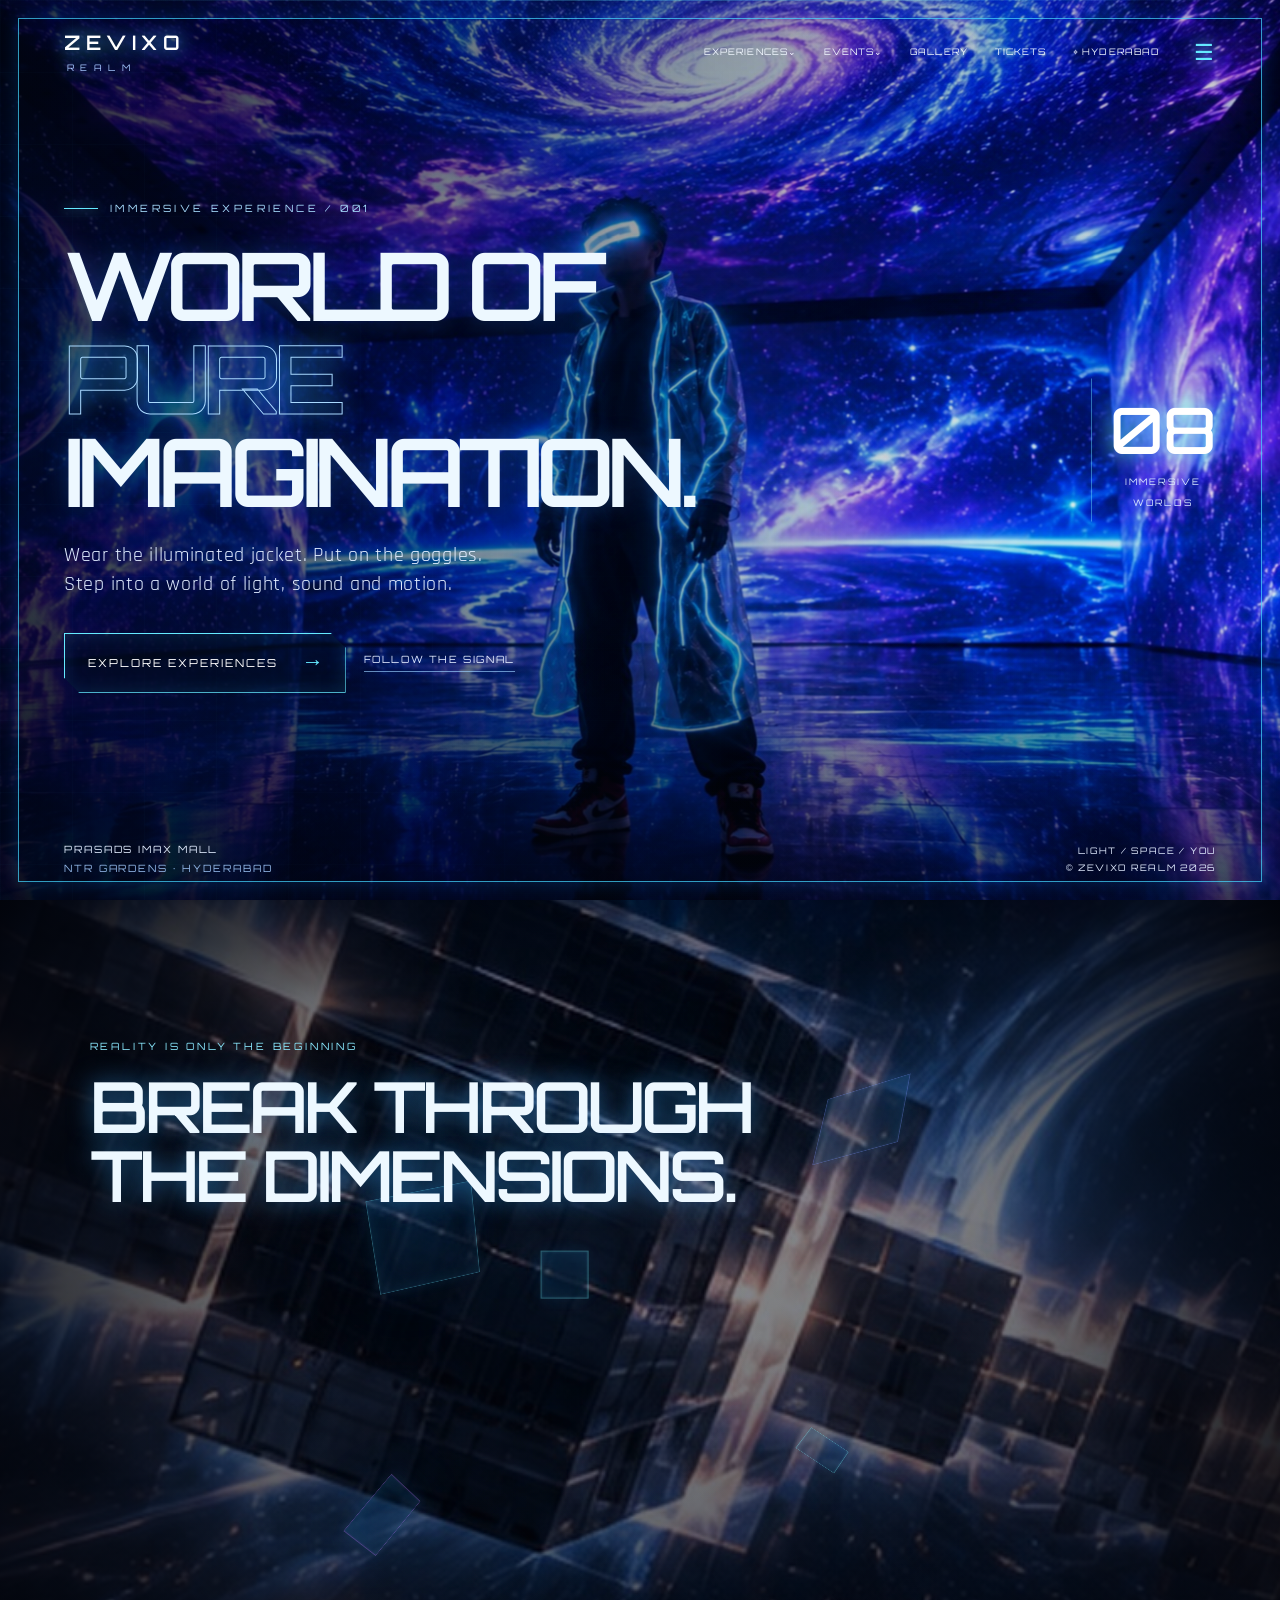
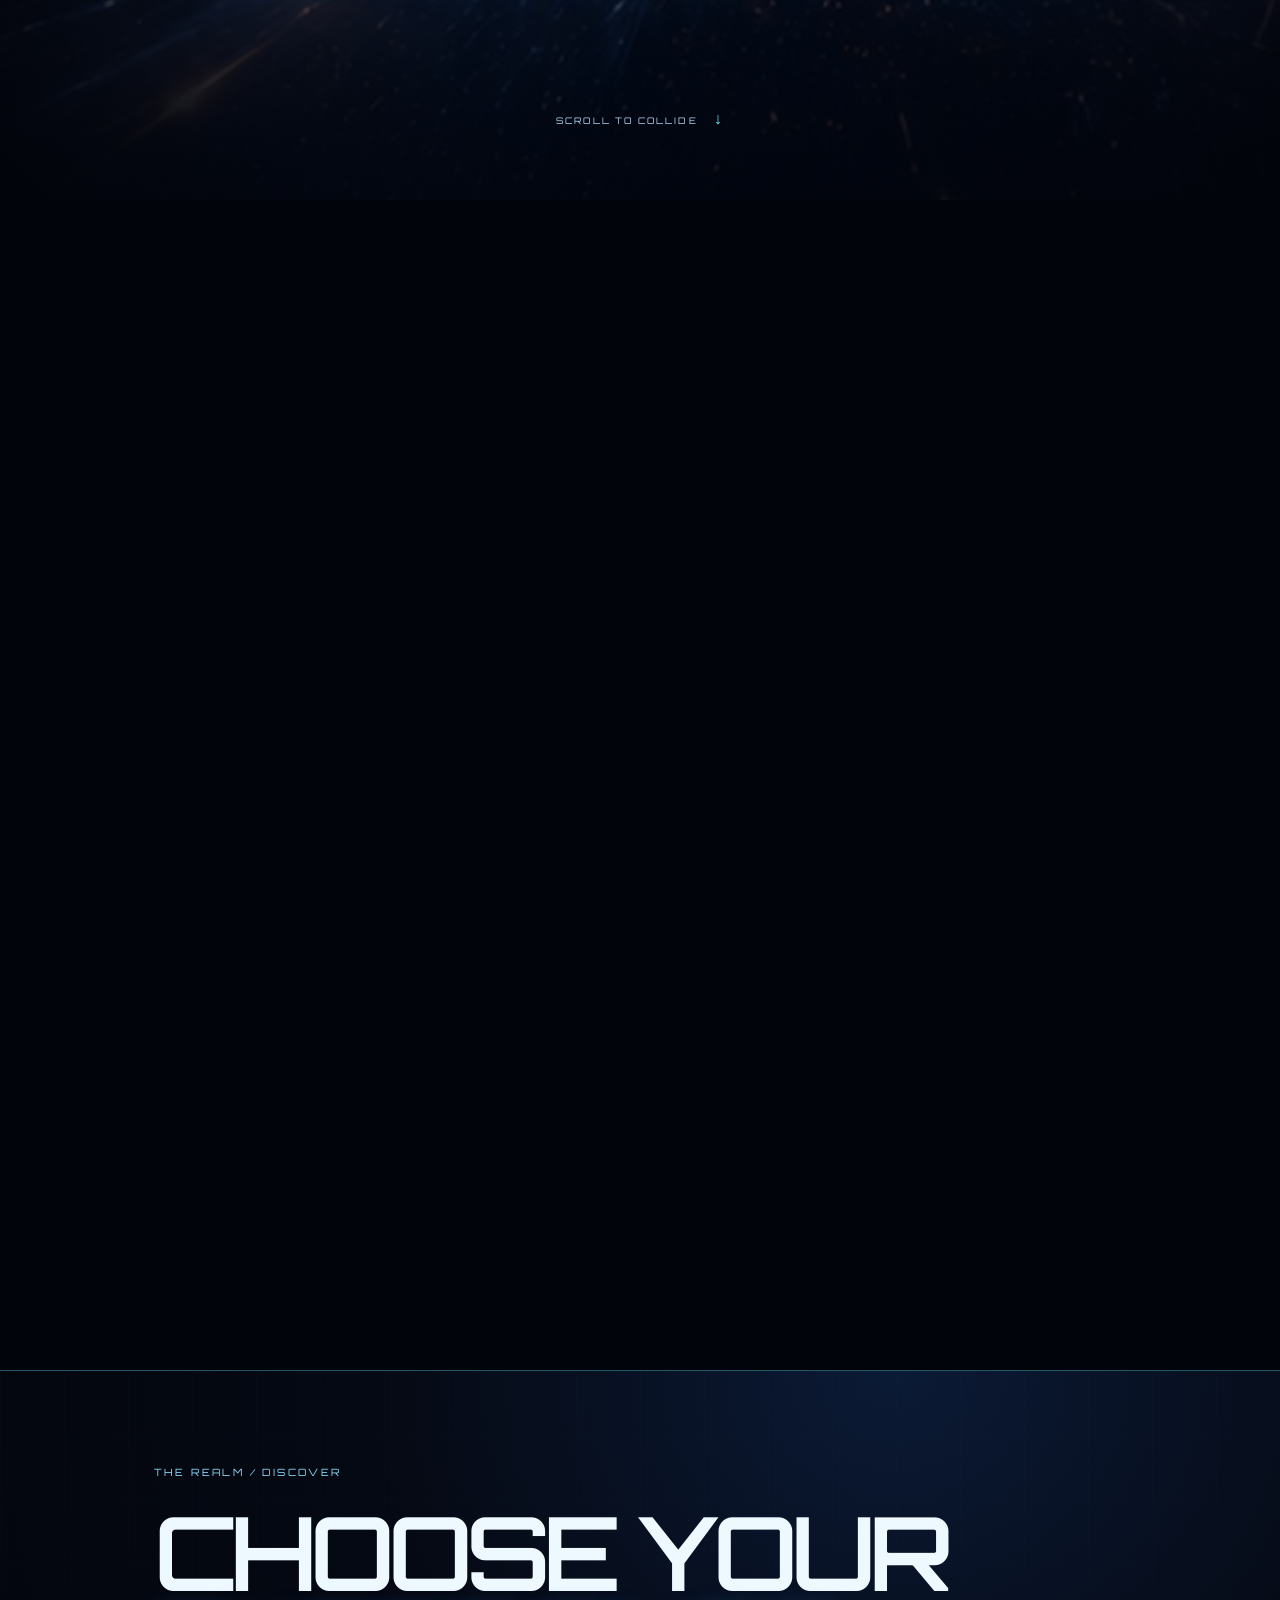
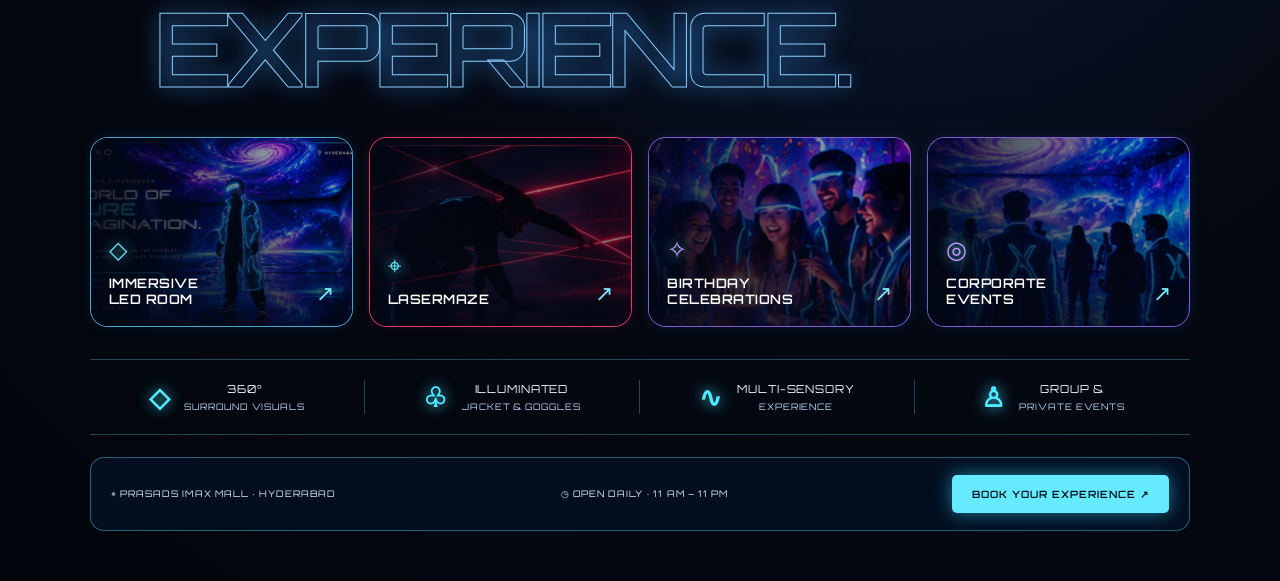
<file: index.html>
<!doctype html>
<html lang="en"><head>
<meta charset="utf-8"><meta name="viewport" content="width=device-width,initial-scale=1">
<meta name="theme-color" content="#02040b">
<title>Zevixo Realm | World of Pure Imagination</title>
<meta name="description" content="Wear the illuminated jacket and goggles. Step into an immersive LED universe at Zevixo Realm, Prasads, Hyderabad.">
<meta property="og:title" content="Zevixo Realm — World of Pure Imagination">
<meta property="og:description" content="A new kind of immersive experience in Hyderabad.">
<meta property="og:image" content="assets/zevixo-hero.jpg">
<link rel="stylesheet" href="assets/style.css"></head><body>
<section class="hero"><img class="hero-photo" src="assets/zevixo-hero.jpg" alt="" aria-hidden="true"><div class="grid-overlay"></div><div class="frame"></div><div class="scan"></div>
<header><a class="brand" href="#">ZEVIXO<small>REALM</small></a><div class="top-right"><nav class="home-nav"><a href="#experiences">EXPERIENCES⌄</a><a href="#experiences">EVENTS⌄</a><a href="gallery.html">GALLERY</a><a href="tickets.html">TICKETS</a><a href="location.html">⌖ HYDERABAD</a></nav><a class="menu-mark" href="#site-menu" aria-label="Open site navigation">☰</a></div></header>
<nav id="site-menu" class="site-menu"><a href="immersive-led-room.html">Immersive LED Room</a><a href="lasermaze.html">LaserMaze</a><a href="birthday-celebrations.html">Birthday Celebrations</a><a href="corporate-events.html">Corporate Events</a><a href="gallery.html">Gallery</a><a href="tickets.html">Tickets & Pricing</a><a href="location.html">Find Us</a></nav>
<main><div class="eyebrow">IMMERSIVE EXPERIENCE / 001</div><h1>WORLD OF<br><span>PURE</span><br>IMAGINATION.</h1>
<p class="desc">Wear the illuminated jacket. Put on the goggles. Step into a world of light, sound and motion.</p>
<div class="cta-row"><a class="cta" href="#experiences">EXPLORE EXPERIENCES <b>→</b></a><a class="secondary" href="https://www.instagram.com/zevixorealm/" target="_blank" rel="noopener">FOLLOW THE SIGNAL</a></div></main>
<div class="side-data"><strong>08</strong><span>IMMERSIVE<br>WORLDS</span></div>
<footer><div class="bottom-left">PRASADS IMAX MALL<span>NTR GARDENS · HYDERABAD</span></div><div class="bottom-right">LIGHT / SPACE / YOU<br>© ZEVIXO REALM 2026</div></footer>
</section>

<section class="cube-transition" id="transition" aria-label="Dimensional transition">
  <div class="cube-sticky">
    <div class="cube-space"></div>
    <div class="cube-caption"><span>REALITY IS ONLY THE BEGINNING</span><strong>BREAK THROUGH<br>THE DIMENSIONS.</strong></div>
    <div class="cube-cluster" aria-hidden="true">
      <div class="cube cube-a"><i></i><i></i><i></i><i></i><i></i><i></i></div>
      <div class="cube cube-b"><i></i><i></i><i></i><i></i><i></i><i></i></div>
      <div class="cube cube-c"><i></i><i></i><i></i><i></i><i></i><i></i></div>
      <div class="cube cube-d"><i></i><i></i><i></i><i></i><i></i><i></i></div>
      <div class="cube cube-e"><i></i><i></i><i></i><i></i><i></i><i></i></div>
    </div>
    <div class="cube-hint">SCROLL TO COLLIDE <span>↓</span></div>
  </div>
</section>
<section class="experiences" id="experiences">
  <div class="experience-heading"><span>THE REALM / DISCOVER</span><h2>CHOOSE YOUR<br><em>EXPERIENCE.</em></h2></div>
  <div class="home-experience-grid">
    <a class="home-experience-card led" href="immersive-led-room.html"><img src="assets/immersive-led-room.jpg" alt="Immersive LED room with cosmic visuals"><span class="card-icon">◇</span><b>IMMERSIVE<br>LED ROOM</b><i>↗</i></a>
    <a class="home-experience-card laser" href="lasermaze.html"><img src="assets/lasermaze.jpg" alt="LaserMaze obstacle challenge"><span class="card-icon">⌖</span><b>LASERMAZE</b><i>↗</i></a>
    <a class="home-experience-card birthday" href="birthday-celebrations.html"><img src="assets/birthday-celebration.jpg" alt="Birthday celebration at Zevixo Realm"><span class="card-icon">✧</span><b>BIRTHDAY<br>CELEBRATIONS</b><i>↗</i></a>
    <a class="home-experience-card corporate" href="corporate-events.html"><img src="assets/corporate-team.jpg" alt="Corporate team experience at Zevixo Realm"><span class="card-icon">◎</span><b>CORPORATE<br>EVENTS</b><i>↗</i></a>
  </div>
  <div class="feature-strip">
    <div><b>◇</b><span>360°<small>SURROUND VISUALS</small></span></div>
    <div><b>♧</b><span>ILLUMINATED<small>JACKET & GOGGLES</small></span></div>
    <div><b>∿</b><span>MULTI-SENSORY<small>EXPERIENCE</small></span></div>
    <div><b>♙</b><span>GROUP &<small>PRIVATE EVENTS</small></span></div>
  </div>
  <div class="home-visit-strip"><span>⌖ PRASADS IMAX MALL · HYDERABAD</span><span>◷ OPEN DAILY · 11 AM – 11 PM</span><a href="tickets.html">BOOK YOUR EXPERIENCE ↗</a></div>
</section>

<script>
(() => {
 const section=document.querySelector('.cube-transition');
 const cubes=[...document.querySelectorAll('.cube')];
 const caption=document.querySelector('.cube-caption');
 if(!section || !cubes.length) return;
 const clamp=(v,a,b)=>Math.max(a,Math.min(b,v));
 const update=()=>{
  const rect=section.getBoundingClientRect();
  const range=section.offsetHeight-innerHeight;
  const p=clamp(-rect.top/range,0,1);
  const offsets=[
   [-250,-130, -180, -35, 25, 0],
   [220,-170, 150, 42, -35, 18],
   [-190,190, 110, -42, 50, -22],
   [250,160, -100, 52, 20, 30],
   [0,0,240,0,0,0]
  ];
  cubes.forEach((cube,i)=>{
   const [x,y,z,rx,ry,rz]=offsets[i];
   const converge=Math.max(0,1-Math.abs(p-.52)/.28);
   const scatter=clamp((p-.55)/.4,0,1);
   const start=1-converge;
   const tx=x*(1-converge)+x*scatter*.45;
   const ty=y*(1-converge)+y*scatter*.45;
   const tz=z*(1-converge)+z*scatter*.4;
   const scale=.72+converge*.55+scatter*.25;
   cube.style.transform=`translate3d(${tx}px,${ty}px,${tz}px) rotateX(${rx+ p*230}deg) rotateY(${ry+p*280}deg) rotateZ(${rz+p*130}deg) scale(${scale})`;
   cube.style.opacity=String(.38+converge*.62-scatter*.15);
  });
  if(caption) caption.style.opacity=String(1-clamp((p-.34)/.28,0,1));
 };
 window.addEventListener('scroll',update,{passive:true});
 window.addEventListener('resize',update);
 update();
})();
</script>

<div class="mobile-actions"><a href="#experiences">EXPLORE</a><a class="primary" href="tickets.html">TICKETS & PRICING ↗</a></div>
</body></html>
</file>
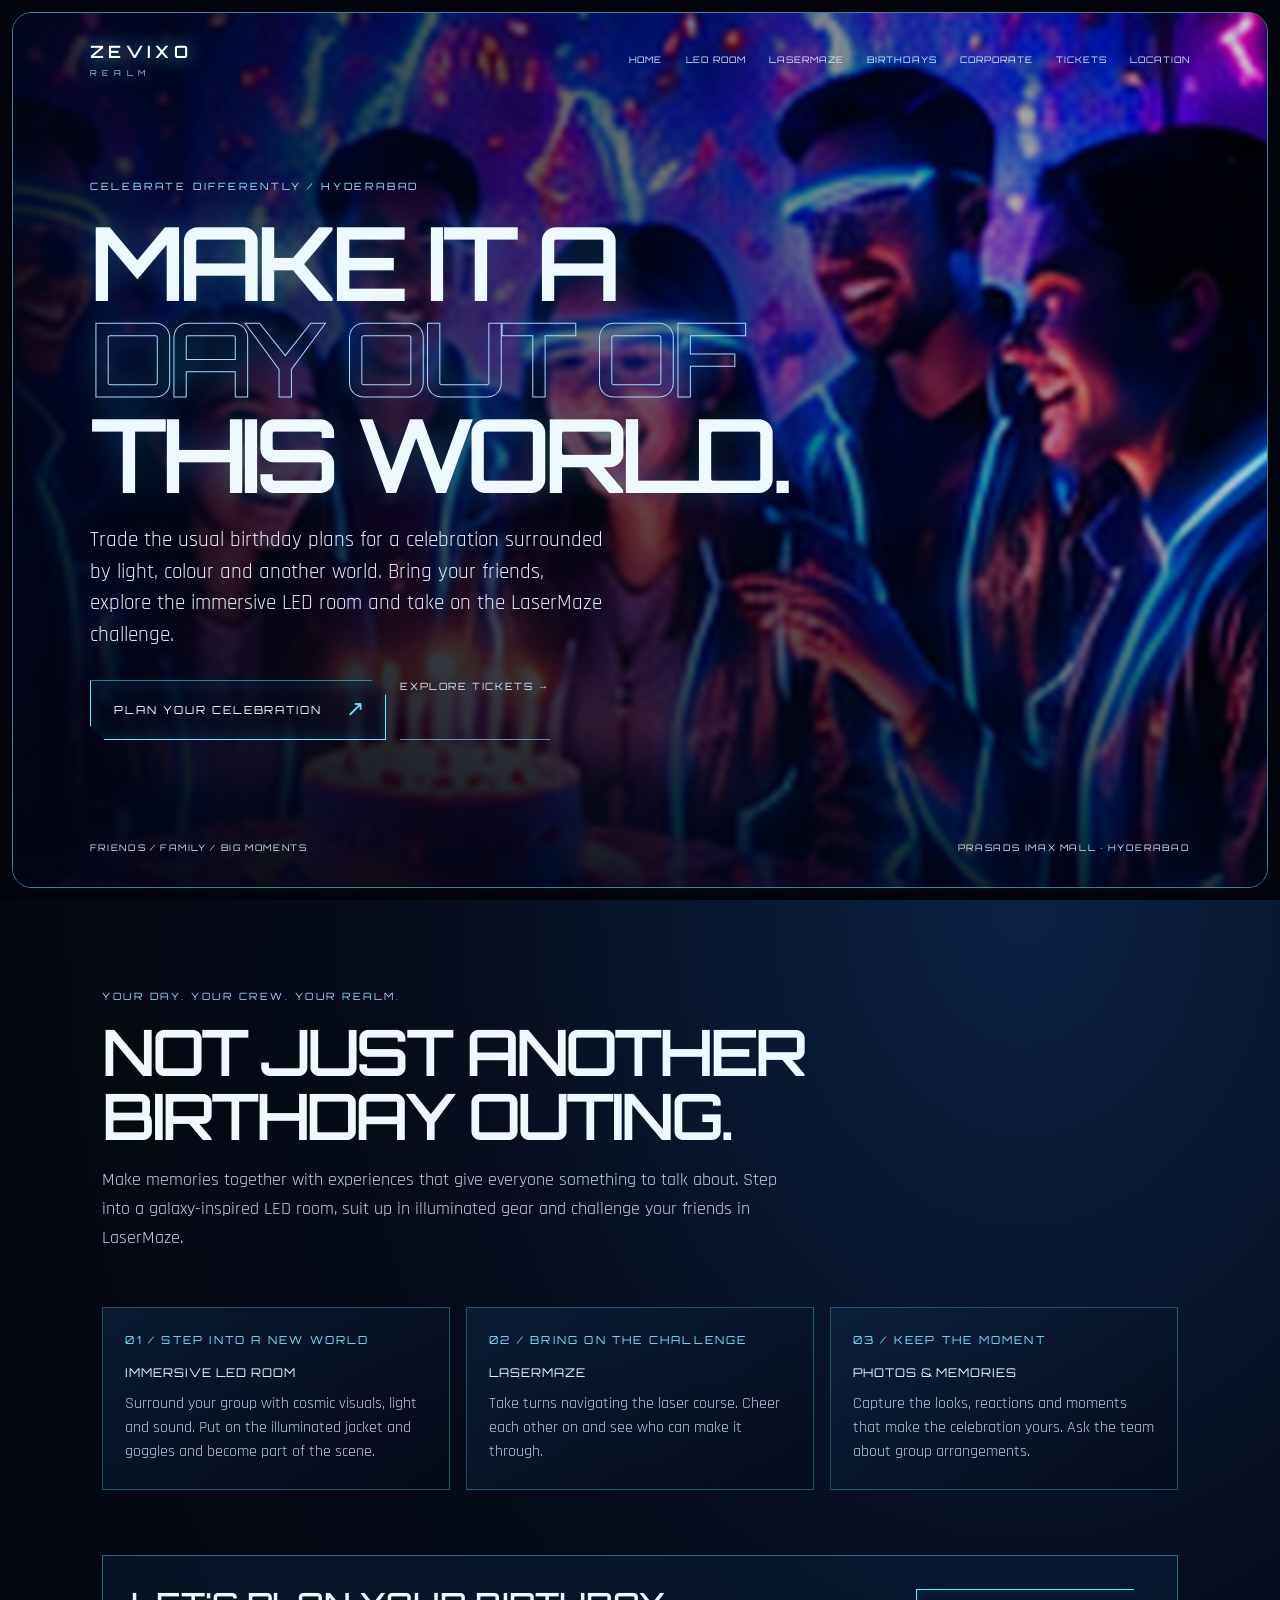
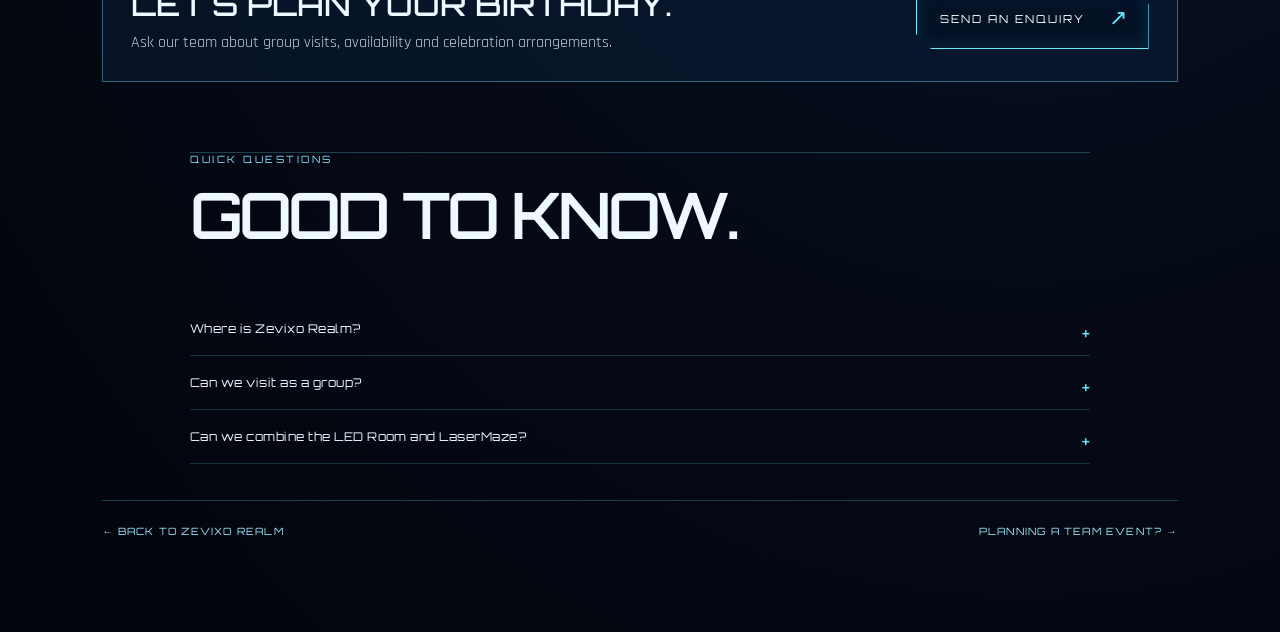
<file: birthday-celebrations.html>
<!doctype html>
<html lang="en"><head>
<meta charset="utf-8"><meta name="viewport" content="width=device-width,initial-scale=1"><meta name="theme-color" content="#02040b">
<title>Birthday Celebrations in Hyderabad | Zevixo Realm</title>
<meta name="description" content="Make your birthday a different kind of celebration at Zevixo Realm, Prasads IMAX Mall, Hyderabad. Discover immersive LED experiences, LaserMaze challenges and group celebrations.">
<meta property="og:title" content="Birthday Celebrations | Zevixo Realm"><meta property="og:description" content="Make your next birthday out of this world."><meta property="og:image" content="assets/birthday-celebration.jpg">
<link rel="stylesheet" href="assets/style.css"></head>
<body class="detail-page event-detail birthday-detail">
<section class="detail-hero">
<header class="detail-header"><a class="detail-brand" href="index.html">ZEVIXO<small>REALM</small></a><nav class="site-nav" aria-label="Main navigation">
<a href="index.html">HOME</a><a href="immersive-led-room.html">LED ROOM</a><a href="lasermaze.html">LASERMAZE</a><a href="birthday-celebrations.html">BIRTHDAYS</a><a href="corporate-events.html">CORPORATE</a><a href="tickets.html">TICKETS</a><a href="location.html">LOCATION</a>
</nav></header>
<main class="detail-main"><div class="detail-kicker">CELEBRATE DIFFERENTLY / HYDERABAD</div>
<h1>MAKE IT A<br><em>DAY OUT OF</em><br>THIS WORLD.</h1>
<p>Trade the usual birthday plans for a celebration surrounded by light, colour and another world. Bring your friends, explore the immersive LED room and take on the LaserMaze challenge.</p>
<div class="detail-actions"><a class="cta" href="https://www.instagram.com/zevixorealm/" target="_blank" rel="noopener">PLAN YOUR CELEBRATION <b>↗</b></a><a class="secondary" href="tickets.html">EXPLORE TICKETS →</a></div></main>
<footer class="detail-footer"><span>FRIENDS / FAMILY / BIG MOMENTS</span><span>PRASADS IMAX MALL · HYDERABAD</span></footer>
</section>
<section class="detail-content">
<div class="detail-intro"><div class="label">YOUR DAY. YOUR CREW. YOUR REALM.</div><h2>NOT JUST ANOTHER<br>BIRTHDAY OUTING.</h2><p>Make memories together with experiences that give everyone something to talk about. Step into a galaxy-inspired LED room, suit up in illuminated gear and challenge your friends in LaserMaze.</p></div>
<div class="detail-grid">
<div class="detail-tile"><span class="number">01 / STEP INTO A NEW WORLD</span><b>IMMERSIVE LED ROOM</b><p>Surround your group with cosmic visuals, light and sound. Put on the illuminated jacket and goggles and become part of the scene.</p></div>
<div class="detail-tile"><span class="number">02 / BRING ON THE CHALLENGE</span><b>LASERMAZE</b><p>Take turns navigating the laser course. Cheer each other on and see who can make it through.</p></div>
<div class="detail-tile"><span class="number">03 / KEEP THE MOMENT</span><b>PHOTOS & MEMORIES</b><p>Capture the looks, reactions and moments that make the celebration yours. Ask the team about group arrangements.</p></div>
</div>
<div class="visit-strip"><div><h3>LET'S PLAN YOUR BIRTHDAY.</h3><p>Ask our team about group visits, availability and celebration arrangements.</p></div><a class="cta" href="https://www.instagram.com/zevixorealm/" target="_blank" rel="noopener">SEND AN ENQUIRY <b>↗</b></a></div>
<div class="event-faq"><div class="detail-intro"><div class="label">QUICK QUESTIONS</div><h2>GOOD TO KNOW.</h2></div>
<details><summary>Where is Zevixo Realm?</summary><p>We're inside Prasads IMAX Mall, NTR Gardens, Khairatabad, Hyderabad.</p></details>
<details><summary>Can we visit as a group?</summary><p>Yes, groups can visit. Contact the team ahead of time to discuss your preferred date, group size and arrangements.</p></details>
<details><summary>Can we combine the LED Room and LaserMaze?</summary><p>Both experiences are at Zevixo Realm. Ask the team about current availability and group options.</p></details>
</div>
<div class="detail-switch"><a href="index.html">← BACK TO ZEVIXO REALM</a><a href="corporate-events.html">PLANNING A TEAM EVENT? →</a></div>
</section>
<div class="mobile-actions"><a href="tickets.html">TICKETS</a><a href="location.html">LOCATION</a><a class="primary" href="https://www.instagram.com/zevixorealm/" target="_blank" rel="noopener">ENQUIRE ↗</a></div>
</body></html>
</file>
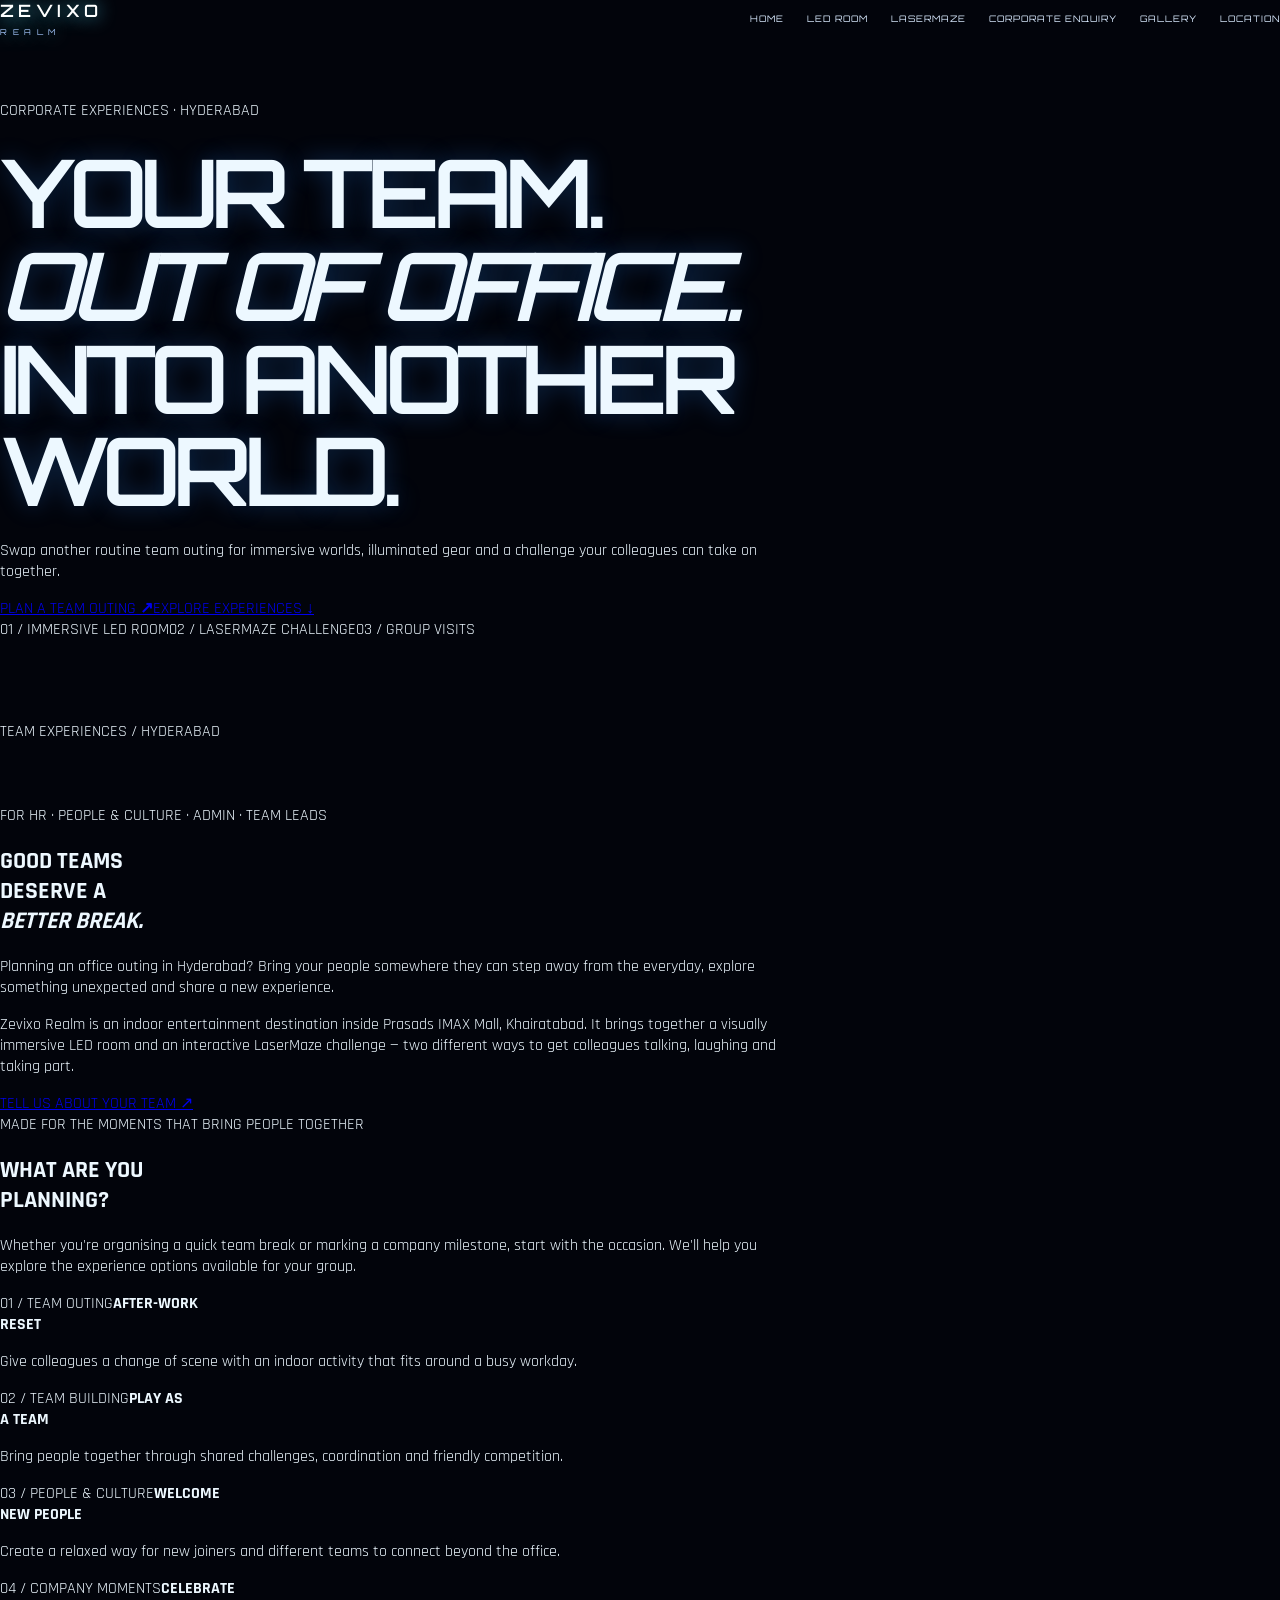
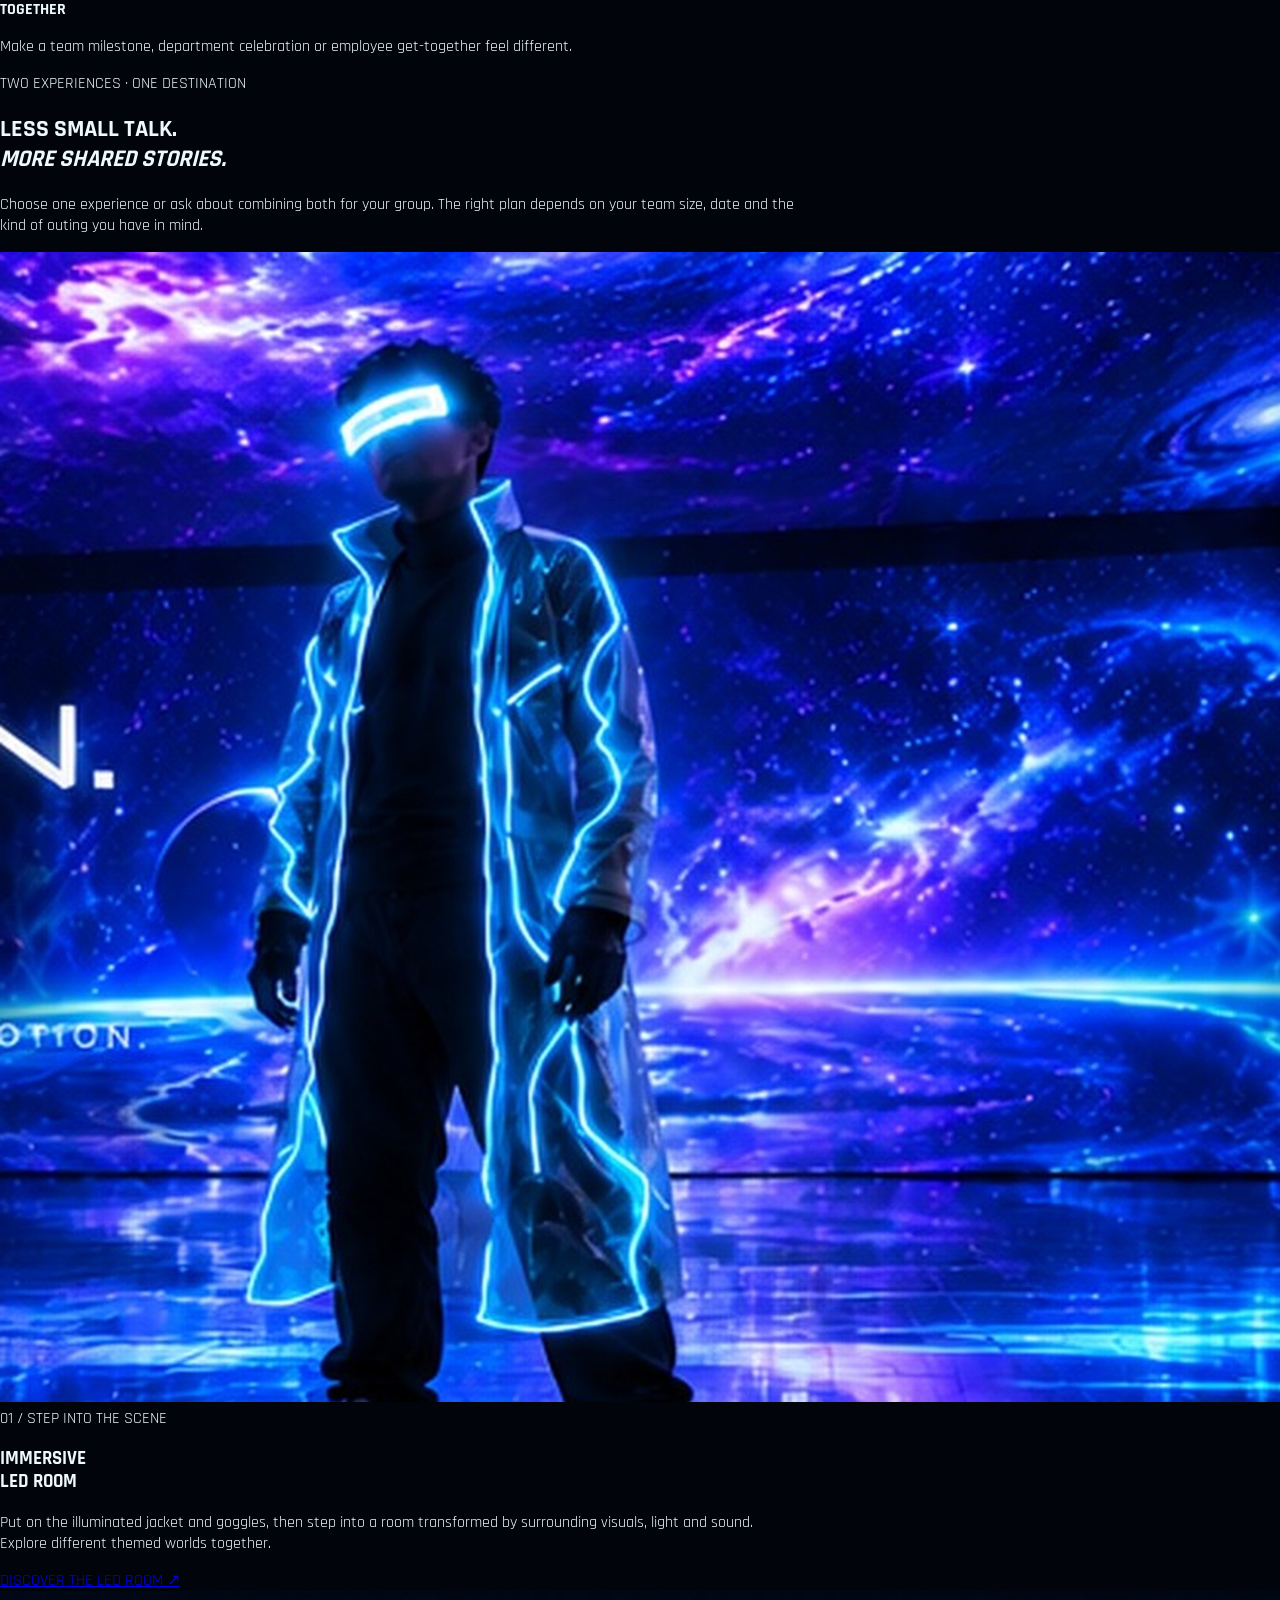
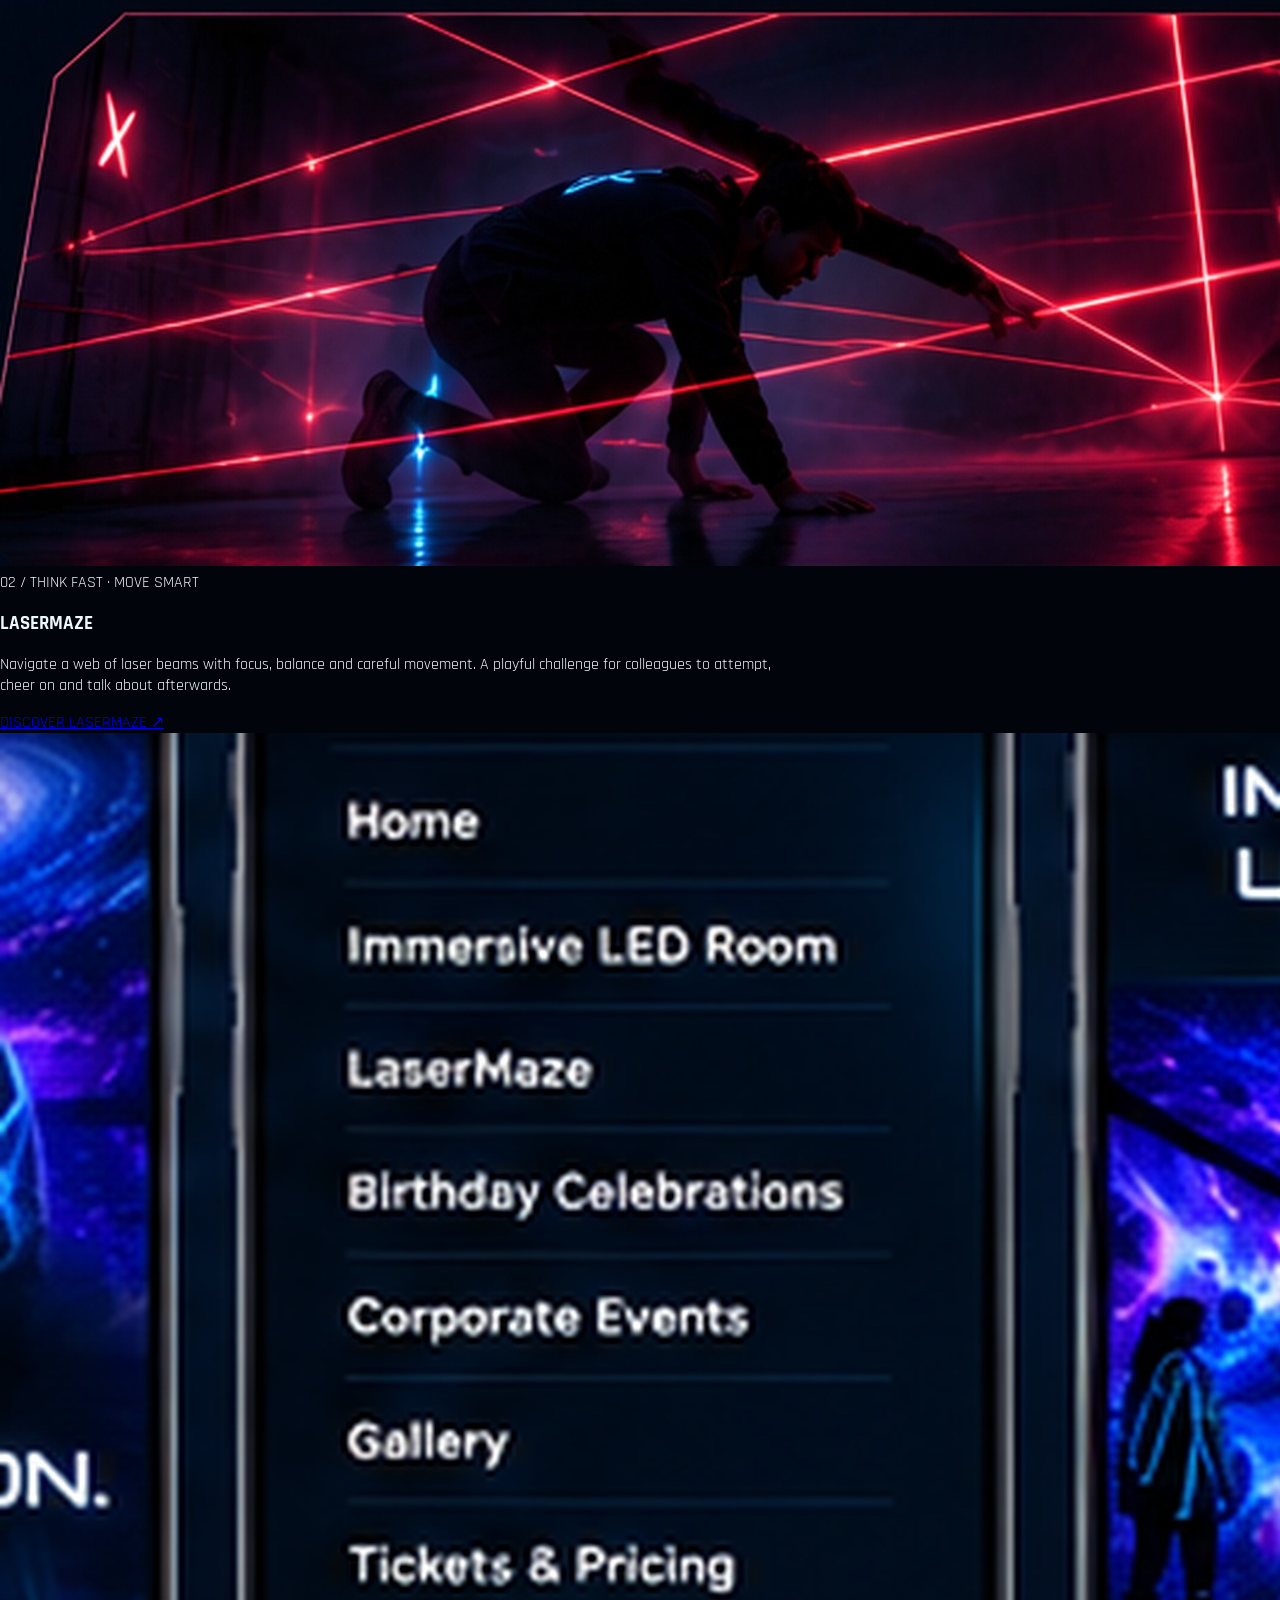
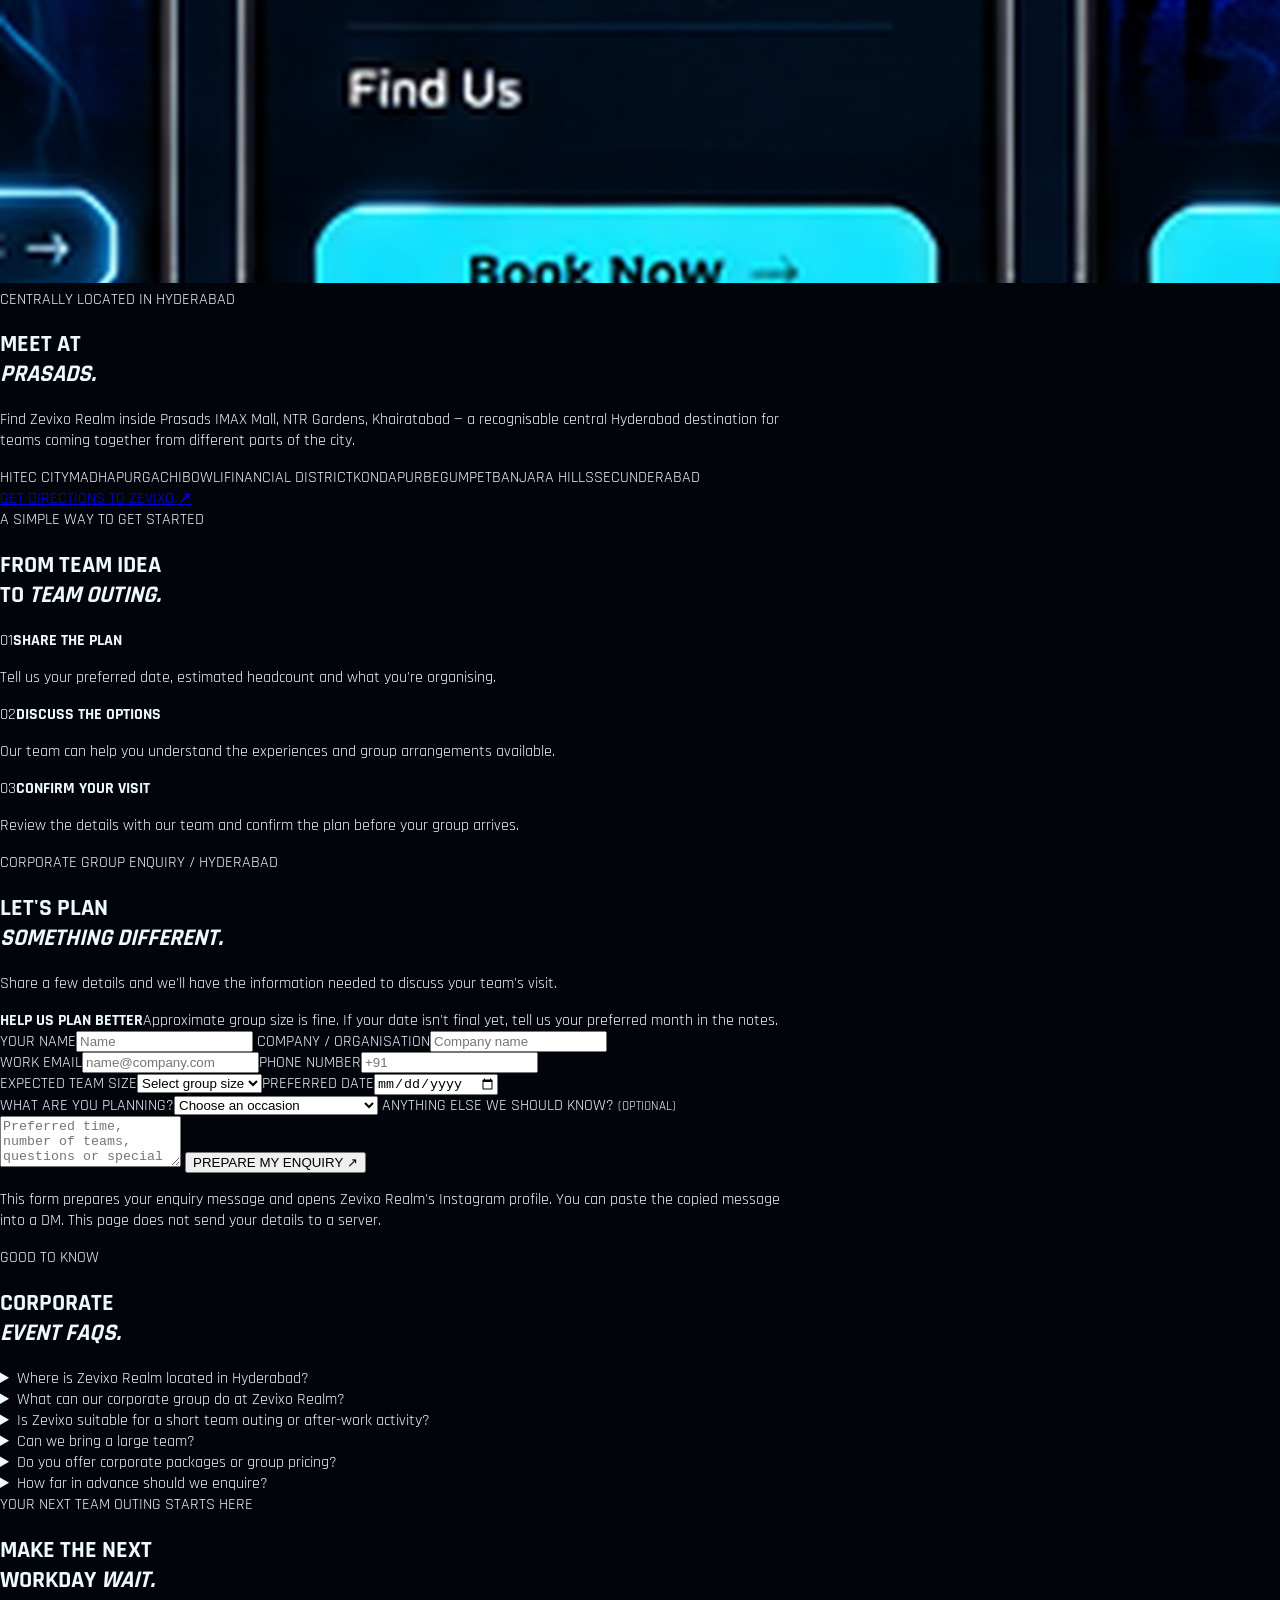
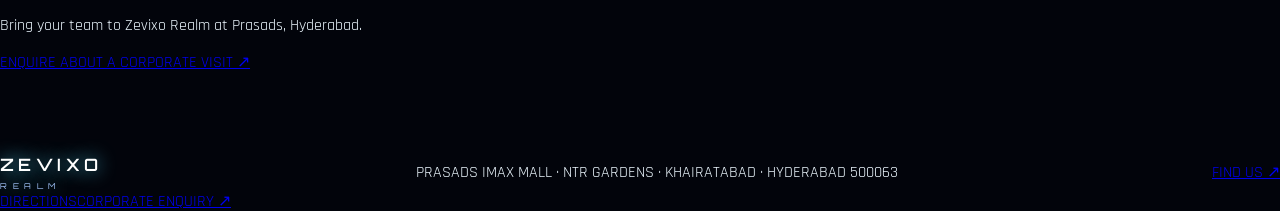
<file: corporate-events.html>
<!doctype html>
<html lang="en-IN">
<head>
<meta charset="utf-8"><meta name="viewport" content="width=device-width,initial-scale=1"><meta name="theme-color" content="#02040b">
<title>Corporate Team Outings in Hyderabad | Team Building at Zevixo Realm</title>
<meta name="description" content="Plan a corporate team outing in Hyderabad at Zevixo Realm, Prasads IMAX Mall. Explore immersive LED worlds and take on LaserMaze together. Enquire about group visits.">
<meta name="keywords" content="corporate team outing Hyderabad, team building activities Hyderabad, office outing Hyderabad, corporate events Hyderabad, employee engagement Hyderabad, indoor team outing Hyderabad, team outing near HITEC City, team outing near Gachibowli">
<meta property="og:type" content="website"><meta property="og:title" content="Corporate Team Outings in Hyderabad | Zevixo Realm"><meta property="og:description" content="Take your team out of the office and into another world. Immersive LED experiences and LaserMaze at Prasads, Hyderabad."><meta property="og:image" content="assets/corporate-team.jpg"><meta name="twitter:card" content="summary_large_image">
<link rel="stylesheet" href="assets/style.css">
<link rel="preconnect" href="https://fonts.googleapis.com"><link rel="preconnect" href="https://fonts.gstatic.com" crossorigin><link href="https://fonts.googleapis.com/css2?family=Orbitron:wght@400;500;600;700&family=Rajdhani:wght@400;500;600;700&display=swap" rel="stylesheet">
<script type="application/ld+json">
{"@context":"https://schema.org","@type":"EntertainmentBusiness","name":"Zevixo Realm","description":"Immersive entertainment experiences and group activities for corporate teams in Hyderabad, including an immersive LED room and LaserMaze.","address":{"@type":"PostalAddress","streetAddress":"Prasads IMAX Mall, NTR Gardens, Khairatabad","addressLocality":"Hyderabad","addressRegion":"Telangana","postalCode":"500063","addressCountry":"IN"},"geo":{"@type":"GeoCoordinates","latitude":17.412842,"longitude":78.465879},"areaServed":[{"@type":"City","name":"Hyderabad"},"HITEC City","Madhapur","Gachibowli","Financial District","Kondapur","Begumpet","Banjara Hills","Secunderabad","Ameerpet"],"hasMap":"https://maps.app.goo.gl/1sRSH9Mb1bKjU7Y58","openingHours":"Mo-Su 11:00-23:00"}
</script>
</head>
<body class="detail-page event-detail corporate-detail corporate-lead-page">
<section class="corp-hero">
<header class="detail-header"><a class="detail-brand" href="index.html">ZEVIXO<small>REALM</small></a><nav class="site-nav" aria-label="Main navigation"><a href="index.html">HOME</a><a href="immersive-led-room.html">LED ROOM</a><a href="lasermaze.html">LASERMAZE</a><a href="#corporate-form">CORPORATE ENQUIRY</a><a href="gallery.html">GALLERY</a><a href="location.html">LOCATION</a></nav></header>
<main class="corp-hero-content">
<div class="corp-kicker"><i></i> CORPORATE EXPERIENCES · HYDERABAD</div>
<h1>YOUR TEAM.<br><em>OUT OF OFFICE.</em><br>INTO ANOTHER WORLD.</h1>
<p>Swap another routine team outing for immersive worlds, illuminated gear and a challenge your colleagues can take on together.</p>
<div class="corp-hero-actions"><a class="corp-button primary" href="#corporate-form">PLAN A TEAM OUTING <b>↗</b></a><a class="corp-button outline" href="#experiences">EXPLORE EXPERIENCES ↓</a></div>
<div class="corp-proof-row"><span>01 / IMMERSIVE LED ROOM</span><span>02 / LASERMAZE CHALLENGE</span><span>03 / GROUP VISITS</span></div>
</main><div class="corp-hero-side">TEAM EXPERIENCES / HYDERABAD</div>
</section>
<main class="corp-main">
<section class="section-pad corp-intro"><div class="corp-eyebrow">FOR HR · PEOPLE & CULTURE · ADMIN · TEAM LEADS</div><div class="corp-intro-grid"><h2>GOOD TEAMS<br>DESERVE A<br><em>BETTER BREAK.</em></h2><div><p class="corp-lead">Planning an office outing in Hyderabad? Bring your people somewhere they can step away from the everyday, explore something unexpected and share a new experience.</p><p>Zevixo Realm is an indoor entertainment destination inside Prasads IMAX Mall, Khairatabad. It brings together a visually immersive LED room and an interactive LaserMaze challenge — two different ways to get colleagues talking, laughing and taking part.</p><a class="text-link" href="#corporate-form">TELL US ABOUT YOUR TEAM ↗</a></div></div></section>
<section class="section-pad corp-audience"><div class="corp-section-head"><div><div class="corp-eyebrow">MADE FOR THE MOMENTS THAT BRING PEOPLE TOGETHER</div><h2>WHAT ARE YOU<br>PLANNING?</h2></div><p>Whether you're organising a quick team break or marking a company milestone, start with the occasion. We'll help you explore the experience options available for your group.</p></div>
<div class="corp-use-grid">
<article><span>01 / TEAM OUTING</span><b>AFTER-WORK<br>RESET</b><p>Give colleagues a change of scene with an indoor activity that fits around a busy workday.</p></article>
<article><span>02 / TEAM BUILDING</span><b>PLAY AS<br>A TEAM</b><p>Bring people together through shared challenges, coordination and friendly competition.</p></article>
<article><span>03 / PEOPLE & CULTURE</span><b>WELCOME<br>NEW PEOPLE</b><p>Create a relaxed way for new joiners and different teams to connect beyond the office.</p></article>
<article><span>04 / COMPANY MOMENTS</span><b>CELEBRATE<br>TOGETHER</b><p>Make a team milestone, department celebration or employee get-together feel different.</p></article>
</div></section>
<section class="section-pad corp-experiences" id="experiences"><div class="corp-section-head"><div><div class="corp-eyebrow">TWO EXPERIENCES · ONE DESTINATION</div><h2>LESS SMALL TALK.<br><em>MORE SHARED STORIES.</em></h2></div><p>Choose one experience or ask about combining both for your group. The right plan depends on your team size, date and the kind of outing you have in mind.</p></div>
<div class="corp-experience-cards">
<article class="corp-experience-card led-card"><div class="corp-card-image"><img src="assets/led-room-detail.jpg" alt="Guest wearing illuminated jacket and goggles inside the immersive LED room"></div><div class="corp-card-copy"><span>01 / STEP INTO THE SCENE</span><h3>IMMERSIVE<br>LED ROOM</h3><p>Put on the illuminated jacket and goggles, then step into a room transformed by surrounding visuals, light and sound. Explore different themed worlds together.</p><a href="immersive-led-room.html">DISCOVER THE LED ROOM ↗</a></div></article>
<article class="corp-experience-card maze-card"><div class="corp-card-image"><img src="assets/lasermaze.jpg" alt="Player navigating red laser beams in LaserMaze"></div><div class="corp-card-copy"><span>02 / THINK FAST · MOVE SMART</span><h3>LASERMAZE</h3><p>Navigate a web of laser beams with focus, balance and careful movement. A playful challenge for colleagues to attempt, cheer on and talk about afterwards.</p><a href="lasermaze.html">DISCOVER LASERMAZE ↗</a></div></article>
</div></section>
<section class="section-pad corp-local"><div class="corp-local-visual"><img src="assets/prasads-location.jpg" alt="Prasads entertainment complex in Hyderabad"></div><div class="corp-local-copy"><div class="corp-eyebrow">CENTRALLY LOCATED IN HYDERABAD</div><h2>MEET AT<br><em>PRASADS.</em></h2><p>Find Zevixo Realm inside Prasads IMAX Mall, NTR Gardens, Khairatabad — a recognisable central Hyderabad destination for teams coming together from different parts of the city.</p><div class="corp-area-tags"><span>HITEC CITY</span><span>MADHAPUR</span><span>GACHIBOWLI</span><span>FINANCIAL DISTRICT</span><span>KONDAPUR</span><span>BEGUMPET</span><span>BANJARA HILLS</span><span>SECUNDERABAD</span></div><a class="text-link" href="https://maps.app.goo.gl/1sRSH9Mb1bKjU7Y58" target="_blank" rel="noopener">GET DIRECTIONS TO ZEVIXO ↗</a></div></section>
<section class="section-pad corp-process"><div class="corp-eyebrow">A SIMPLE WAY TO GET STARTED</div><h2>FROM TEAM IDEA<br>TO <em>TEAM OUTING.</em></h2><div class="corp-steps"><article><span>01</span><b>SHARE THE PLAN</b><p>Tell us your preferred date, estimated headcount and what you're organising.</p></article><article><span>02</span><b>DISCUSS THE OPTIONS</b><p>Our team can help you understand the experiences and group arrangements available.</p></article><article><span>03</span><b>CONFIRM YOUR VISIT</b><p>Review the details with our team and confirm the plan before your group arrives.</p></article></div></section>
<section class="section-pad corp-form-section" id="corporate-form"><div class="corp-form-intro"><div class="corp-eyebrow">CORPORATE GROUP ENQUIRY / HYDERABAD</div><h2>LET'S PLAN<br><em>SOMETHING DIFFERENT.</em></h2><p>Share a few details and we'll have the information needed to discuss your team's visit.</p><div class="corp-form-note"><b>HELP US PLAN BETTER</b><span>Approximate group size is fine. If your date isn't final yet, tell us your preferred month in the notes.</span></div></div>
<form class="corp-enquiry-form" id="corpEnquiryForm">
<label>YOUR NAME<input name="name" autocomplete="name" placeholder="Name" required></label>
<label>COMPANY / ORGANISATION<input name="company" autocomplete="organization" placeholder="Company name" required></label>
<div class="corp-form-row"><label>WORK EMAIL<input type="email" name="email" autocomplete="email" placeholder="name@company.com" required></label><label>PHONE NUMBER<input type="tel" name="phone" autocomplete="tel" placeholder="+91" required></label></div>
<div class="corp-form-row"><label>EXPECTED TEAM SIZE<select name="teamSize" required><option value="">Select group size</option><option>Under 10</option><option>10–20 people</option><option>21–40 people</option><option>41–60 people</option><option>61–100 people</option><option>100+ people</option></select></label><label>PREFERRED DATE<input type="date" name="date"></label></div>
<label>WHAT ARE YOU PLANNING?<select name="eventType" required><option value="">Choose an occasion</option><option>Corporate team outing</option><option>Team building activity</option><option>Employee engagement</option><option>New joiner / department outing</option><option>Company celebration</option><option>Other corporate event</option></select></label>
<label>ANYTHING ELSE WE SHOULD KNOW? <small>(OPTIONAL)</small><textarea name="notes" rows="3" placeholder="Preferred time, number of teams, questions or special requirements"></textarea></label>
<button class="corp-button primary submit-enquiry" type="submit">PREPARE MY ENQUIRY ↗</button>
<p class="corp-form-disclaimer">This form prepares your enquiry message and opens Zevixo Realm's Instagram profile. You can paste the copied message into a DM. This page does not send your details to a server.</p><div class="corp-form-success" id="corpFormSuccess" role="status" aria-live="polite" hidden></div>
</form></section>
<section class="section-pad corp-faq"><div class="corp-faq-heading"><div class="corp-eyebrow">GOOD TO KNOW</div><h2>CORPORATE<br><em>EVENT FAQS.</em></h2></div><div class="corp-faq-list">
<details><summary>Where is Zevixo Realm located in Hyderabad?</summary><p>Zevixo Realm is inside Prasads IMAX Mall, NTR Gardens, Khairatabad, Hyderabad, Telangana 500063. <a href="https://maps.app.goo.gl/1sRSH9Mb1bKjU7Y58" target="_blank" rel="noopener">Open Google Maps directions.</a></p></details>
<details><summary>What can our corporate group do at Zevixo Realm?</summary><p>Your team can explore the Immersive LED Room, where guests wear illuminated jackets and goggles, and take on the LaserMaze challenge. Share your group's interests so the team can discuss suitable options.</p></details>
<details><summary>Is Zevixo suitable for a short team outing or after-work activity?</summary><p>Zevixo is an indoor entertainment destination in central Hyderabad, making it an option to consider for a shorter group visit as well as a planned team outing. Share your preferred time and date to discuss availability.</p></details>
<details><summary>Can we bring a large team?</summary><p>Group arrangements depend on the number of participants, date and session availability. Send your approximate headcount first so the team can advise on the options.</p></details>
<details><summary>Do you offer corporate packages or group pricing?</summary><p>Corporate group options and pricing should be confirmed directly with the Zevixo team. Submit your requirements to request current details. No package price is assumed on this page.</p></details>
<details><summary>How far in advance should we enquire?</summary><p>For a preferred date or a larger group, enquire as early as possible. If your date is flexible, include a preferred week or month in your message.</p></details>
</div></section>
<section class="corp-final-cta"><div class="corp-eyebrow">YOUR NEXT TEAM OUTING STARTS HERE</div><h2>MAKE THE NEXT<br>WORKDAY <em>WAIT.</em></h2><p>Bring your team to Zevixo Realm at Prasads, Hyderabad.</p><a class="corp-button primary" href="#corporate-form">ENQUIRE ABOUT A CORPORATE VISIT ↗</a></section>
</main>
<footer class="corp-footer"><a class="detail-brand" href="index.html">ZEVIXO<small>REALM</small></a><span>PRASADS IMAX MALL · NTR GARDENS · KHAIRATABAD · HYDERABAD 500063</span><a href="location.html">FIND US ↗</a></footer>
<div class="corp-mobile-cta"><a href="https://maps.app.goo.gl/1sRSH9Mb1bKjU7Y58" target="_blank" rel="noopener">DIRECTIONS</a><a class="primary" href="#corporate-form">CORPORATE ENQUIRY ↗</a></div>
<script>
document.getElementById('corpEnquiryForm').addEventListener('submit',function(e){
 e.preventDefault(); if(!this.reportValidity()) return;
 const d=new FormData(this);
 const msg=['Hello Zevixo Realm, I would like to enquire about a corporate group visit.','',
 'Name: '+d.get('name'),'Company: '+d.get('company'),'Work email: '+d.get('email'),'Phone: '+d.get('phone'),
 'Expected team size: '+d.get('teamSize'),'Preferred date: '+(d.get('date')||'Flexible / to be discussed'),
 'Occasion: '+d.get('eventType'),'Additional details: '+(d.get('notes')||'None'),
 '','Please share available group options and pricing.'].join('\n');
 const fallback=()=>{const t=document.createElement('textarea');t.value=msg;t.style.position='fixed';t.style.opacity='0';document.body.appendChild(t);t.select();try{document.execCommand('copy')}catch(e){}t.remove()};
 if(navigator.clipboard&&navigator.clipboard.writeText) navigator.clipboard.writeText(msg).catch(fallback); else fallback();
 const status=document.getElementById('corpFormSuccess');status.hidden=false;
 status.textContent='Your enquiry message is prepared. It has been copied where clipboard access is available. Paste it into your Instagram message to Zevixo Realm.';
 window.open('https://www.instagram.com/zevixorealm/','_blank','noopener');
});
</script>
</body></html>
</file>
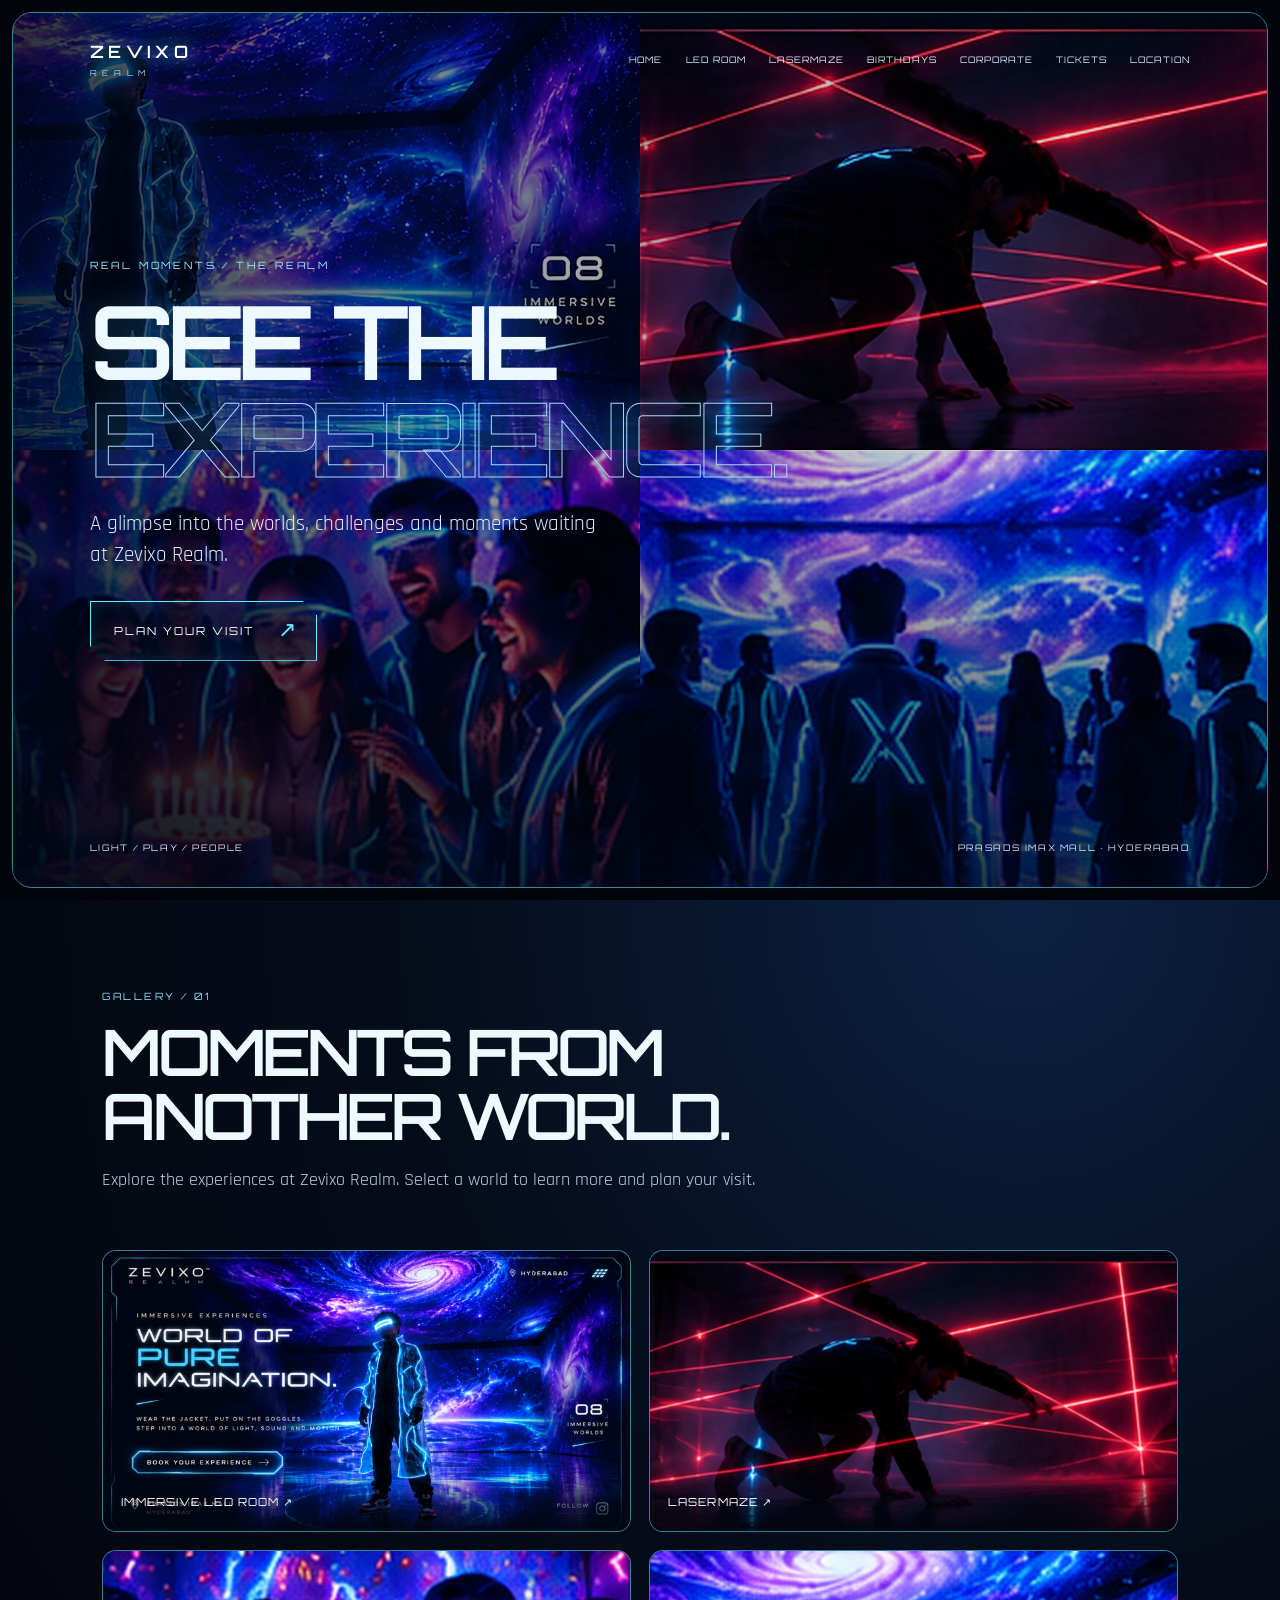
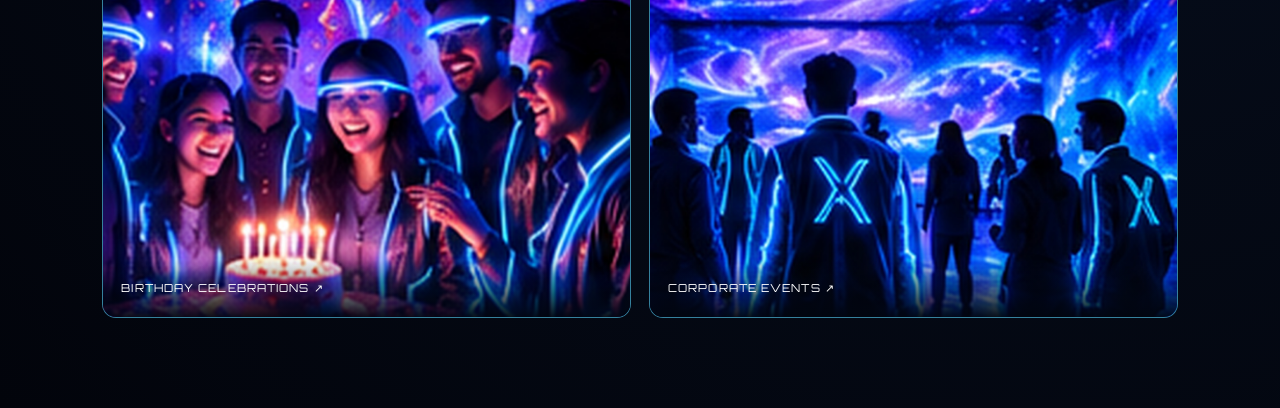
<file: gallery.html>
<!doctype html><html lang="en"><head><meta charset="utf-8"><meta name="viewport" content="width=device-width,initial-scale=1"><meta name="theme-color" content="#02040b">
<title>Gallery | Zevixo Realm Hyderabad</title><meta name="description" content="Explore moments from Zevixo Realm in Hyderabad: immersive LED room visuals, illuminated gear, LaserMaze and group experiences."><meta property="og:title" content="Gallery | Zevixo Realm"><meta property="og:image" content="assets/gallery-hero.jpg"><link rel="stylesheet" href="assets/style.css"></head>
<body class="detail-page gallery-page">
<section class="detail-hero gallery-hero"><header class="detail-header"><a class="detail-brand" href="index.html">ZEVIXO<small>REALM</small></a><nav class="site-nav"><a href="index.html">HOME</a><a href="immersive-led-room.html">LED ROOM</a><a href="lasermaze.html">LASERMAZE</a><a href="birthday-celebrations.html">BIRTHDAYS</a><a href="corporate-events.html">CORPORATE</a><a href="tickets.html">TICKETS</a><a href="location.html">LOCATION</a></nav></header>
<main class="detail-main"><div class="detail-kicker">REAL MOMENTS / THE REALM</div><h1>SEE THE<br><em>EXPERIENCE.</em></h1><p>A glimpse into the worlds, challenges and moments waiting at Zevixo Realm.</p><div class="detail-actions"><a class="cta" href="tickets.html">PLAN YOUR VISIT <b>↗</b></a></div></main><footer class="detail-footer"><span>LIGHT / PLAY / PEOPLE</span><span>PRASADS IMAX MALL · HYDERABAD</span></footer></section>
<section class="detail-content"><div class="detail-intro"><div class="label">GALLERY / 01</div><h2>MOMENTS FROM<br>ANOTHER WORLD.</h2><p>Explore the experiences at Zevixo Realm. Select a world to learn more and plan your visit.</p></div>
<div class="gallery-grid"><a href="immersive-led-room.html"><img src="assets/immersive-led-room.jpg" alt="Immersive LED room"><b>IMMERSIVE LED ROOM ↗</b></a><a href="lasermaze.html"><img src="assets/lasermaze.jpg" alt="LaserMaze"><b>LASERMAZE ↗</b></a><a href="birthday-celebrations.html"><img src="assets/birthday-celebration.jpg" alt="Birthday celebrations"><b>BIRTHDAY CELEBRATIONS ↗</b></a><a href="corporate-events.html"><img src="assets/corporate-team.jpg" alt="Corporate group experience"><b>CORPORATE EVENTS ↗</b></a></div></section>
<div class="mobile-actions"><a href="index.html">HOME</a><a class="primary" href="tickets.html">TICKETS ↗</a></div></body></html>
</file>
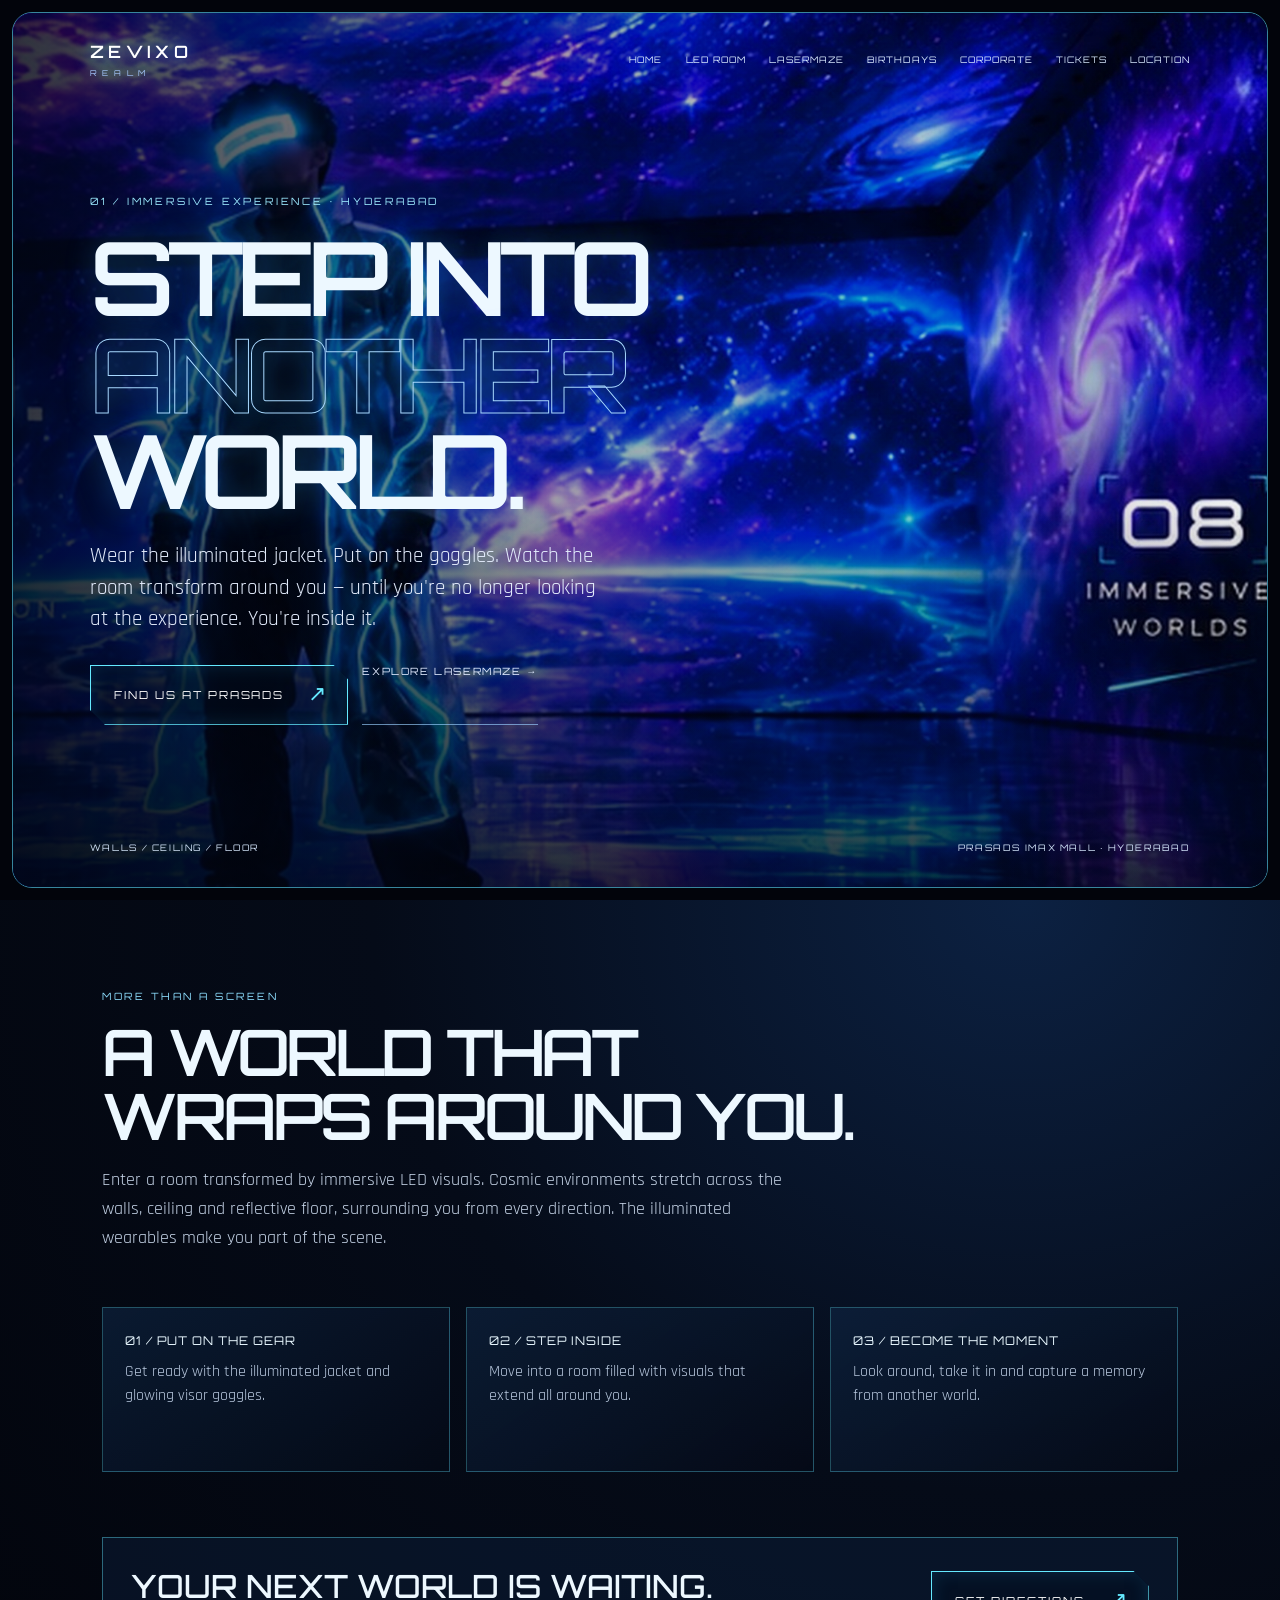
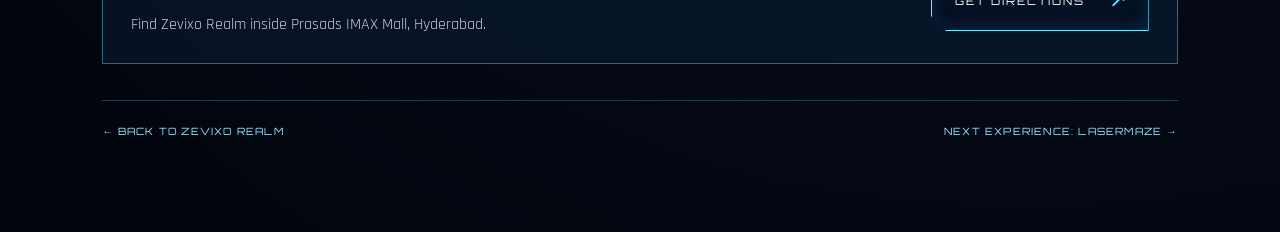
<file: immersive-led-room.html>
<!doctype html>
<html lang="en">
<head>
<meta charset="utf-8"><meta name="viewport" content="width=device-width,initial-scale=1">
<meta name="theme-color" content="#02040b">
<title>Immersive LED Room in Hyderabad | Zevixo Realm</title>
<meta name="description" content="Step inside a galaxy of light, sound and motion at Zevixo Realm's immersive LED room at Prasads IMAX Mall, Hyderabad. Wear the illuminated jacket and goggles and become part of the world.">
<meta property="og:title" content="Immersive LED Room | Zevixo Realm">
<meta property="og:description" content="Don't just watch another world. Step inside it.">
<meta property="og:image" content="assets/immersive-led-room.jpg">
<link rel="stylesheet" href="assets/style.css">
</head>
<body class="detail-page led-detail">
<section class="detail-hero">
<header class="detail-header"><a class="detail-brand" href="index.html">ZEVIXO<small>REALM</small></a><nav class="site-nav" aria-label="Main navigation">
<a href="index.html">HOME</a><a href="immersive-led-room.html">LED ROOM</a><a href="lasermaze.html">LASERMAZE</a><a href="birthday-celebrations.html">BIRTHDAYS</a><a href="corporate-events.html">CORPORATE</a><a href="tickets.html">TICKETS</a><a href="location.html">LOCATION</a>
</nav></header>
<main class="detail-main">
<div class="detail-kicker">01 / IMMERSIVE EXPERIENCE · HYDERABAD</div>
<h1>STEP INTO<br><em>ANOTHER</em><br>WORLD.</h1>
<p>Wear the illuminated jacket. Put on the goggles. Watch the room transform around you — until you're no longer looking at the experience. You're inside it.</p>
<div class="detail-actions"><a class="cta" href="https://maps.app.goo.gl/1sRSH9Mb1bKjU7Y58" target="_blank" rel="noopener">FIND US AT PRASADS <b>↗</b></a><a class="secondary" href="lasermaze.html">EXPLORE LASERMAZE →</a></div>
</main>
<footer class="detail-footer"><span>WALLS / CEILING / FLOOR</span><span>PRASADS IMAX MALL · HYDERABAD</span></footer>
</section>
<section class="detail-content">
<div class="detail-intro"><div class="label">MORE THAN A SCREEN</div><h2>A WORLD THAT<br>WRAPS AROUND YOU.</h2><p>Enter a room transformed by immersive LED visuals. Cosmic environments stretch across the walls, ceiling and reflective floor, surrounding you from every direction. The illuminated wearables make you part of the scene.</p></div>
<div class="detail-grid">
<div class="detail-tile"><b>01 / PUT ON THE GEAR</b><p>Get ready with the illuminated jacket and glowing visor goggles.</p></div>
<div class="detail-tile"><b>02 / STEP INSIDE</b><p>Move into a room filled with visuals that extend all around you.</p></div>
<div class="detail-tile"><b>03 / BECOME THE MOMENT</b><p>Look around, take it in and capture a memory from another world.</p></div>
</div>
<div class="visit-strip"><div><h3>YOUR NEXT WORLD IS WAITING.</h3><p>Find Zevixo Realm inside Prasads IMAX Mall, Hyderabad.</p></div><a class="cta" href="https://maps.app.goo.gl/1sRSH9Mb1bKjU7Y58" target="_blank" rel="noopener">GET DIRECTIONS <b>↗</b></a></div>
<div class="detail-switch"><a href="index.html">← BACK TO ZEVIXO REALM</a><a href="lasermaze.html">NEXT EXPERIENCE: LASERMAZE →</a></div>
</section>
<div class="mobile-actions"><a href="index.html#experiences">EXPERIENCES</a><a class="primary" href="https://maps.app.goo.gl/1sRSH9Mb1bKjU7Y58" target="_blank" rel="noopener">GET DIRECTIONS ↗</a></div>
</body></html>
</file>
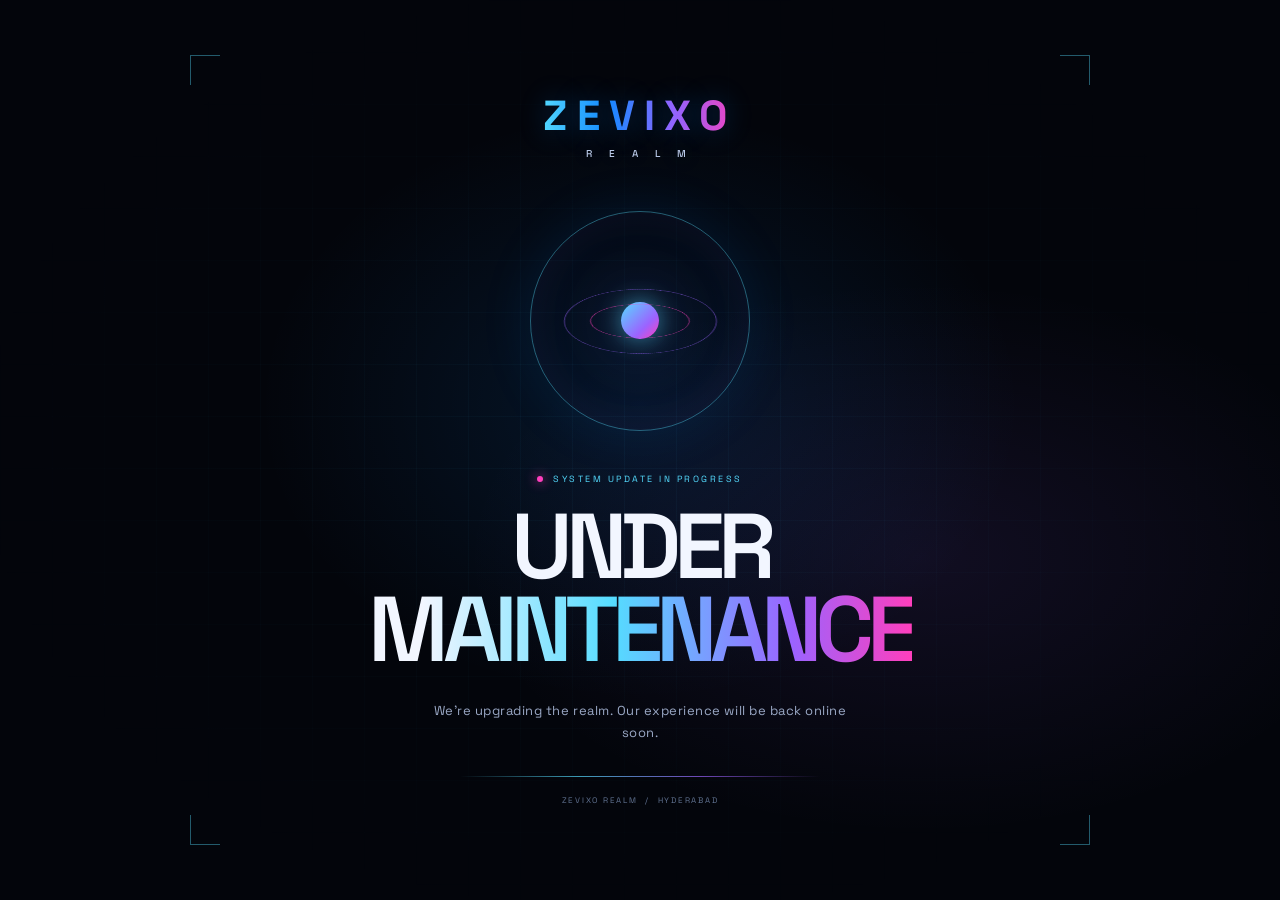
<file: index-2.html>
<!doctype html>
<html lang="en">
<head>
<meta charset="utf-8">
<meta name="viewport" content="width=device-width,initial-scale=1">
<meta name="theme-color" content="#03050b">
<title>Zevixo Realm — Under Maintenance</title>
<style>
@import url('https://fonts.googleapis.com/css2?family=Space+Grotesk:wght@400;500;600;700&display=swap');
:root{--bg:#03050b;--white:#f2f6ff;--cyan:#55dcff;--blue:#168bff;--violet:#9b63ff;--magenta:#ff3fbd}
*{box-sizing:border-box}
html,body{margin:0;min-height:100%;background:var(--bg);color:var(--white);font-family:"Space Grotesk",Arial,sans-serif}
body{min-height:100svh;display:grid;place-items:center;overflow:hidden;position:relative}
body:before{content:"";position:absolute;inset:0;background:linear-gradient(rgba(85,220,255,.045) 1px,transparent 1px),linear-gradient(90deg,rgba(85,220,255,.045) 1px,transparent 1px);background-size:52px 52px;mask-image:radial-gradient(ellipse at center,#000,transparent 76%);pointer-events:none}
body:after{content:"";position:absolute;inset:0;background:radial-gradient(ellipse at 50% 45%,#168bff20,transparent 42%),radial-gradient(ellipse at 72% 62%,#9b63ff18,transparent 35%);pointer-events:none}
.frame{position:relative;z-index:1;width:min(900px,92vw);min-height:80svh;display:flex;flex-direction:column;align-items:center;justify-content:center;text-align:center;padding:40px 16px}
.brand{font-size:clamp(25px,5vw,42px);font-weight:700;letter-spacing:.22em;line-height:1;text-shadow:0 0 28px #168bff55}
.brand span{background:linear-gradient(90deg,var(--cyan),var(--blue),var(--violet),var(--magenta));-webkit-background-clip:text;background-clip:text;color:transparent}
.brand small{display:block;font-size:10px;letter-spacing:.7em;font-weight:500;margin-top:12px;color:#b9c9e8}
.orbit{width:clamp(150px,25vw,220px);aspect-ratio:1;border:1px solid #55dcff66;border-radius:50%;margin:52px 0 42px;position:relative;display:grid;place-items:center;box-shadow:0 0 55px #168bff18,inset 0 0 45px #9b63ff10;animation:pulse 4s ease-in-out infinite}
.orbit:before,.orbit:after{content:"";position:absolute;border:1px solid #9b63ff88;border-radius:50%;inset:15%;transform:rotateX(65deg) rotateZ(24deg)}
.orbit:after{inset:27%;border-color:#ff3fbd99;transform:rotateX(70deg) rotateZ(-30deg)}
.core{width:17%;aspect-ratio:1;border-radius:50%;background:linear-gradient(135deg,var(--cyan),var(--violet) 65%,var(--magenta));box-shadow:0 0 25px #55dcff99,0 0 70px #9b63ff66;animation:corePulse 2.8s ease-in-out infinite}
.status{font-size:9px;letter-spacing:.28em;text-transform:uppercase;color:var(--cyan);display:flex;align-items:center;gap:10px;margin-bottom:20px}
.dot{width:6px;height:6px;border-radius:50%;background:var(--magenta);box-shadow:0 0 12px var(--magenta);animation:blink 1.4s steps(2,end) infinite}
h1{font-size:clamp(42px,8vw,92px);line-height:.9;letter-spacing:-.075em;text-transform:uppercase;margin:0;font-weight:600}
h1 span{display:block;background:linear-gradient(90deg,#f2f6ff 10%,var(--cyan) 45%,var(--violet) 78%,var(--magenta));-webkit-background-clip:text;background-clip:text;color:transparent;padding-bottom:.08em}
p{color:#9aa8c5;font-size:13px;line-height:1.7;letter-spacing:.04em;max-width:430px;margin:22px auto 0}
.rule{height:1px;width:min(360px,70vw);margin:32px auto 18px;background:linear-gradient(90deg,transparent,var(--cyan),var(--violet),transparent);opacity:.7}
.foot{font-size:8px;letter-spacing:.22em;color:#627493;text-transform:uppercase}
.corner{position:absolute;width:30px;height:30px;border-color:#55dcff66;border-style:solid}
.tl{top:0;left:0;border-width:1px 0 0 1px}.tr{top:0;right:0;border-width:1px 1px 0 0}.bl{bottom:0;left:0;border-width:0 0 1px 1px}.br{bottom:0;right:0;border-width:0 1px 1px 0}
@keyframes pulse{0%,100%{transform:scale(1);box-shadow:0 0 55px #168bff18,inset 0 0 45px #9b63ff10}50%{transform:scale(1.035);box-shadow:0 0 80px #168bff30,inset 0 0 55px #9b63ff18}}
@keyframes corePulse{0%,100%{transform:scale(.85);filter:hue-rotate(0)}50%{transform:scale(1.12);filter:hue-rotate(25deg)}}
@keyframes blink{50%{opacity:.25}}
@media(prefers-reduced-motion:reduce){*,*:before,*:after{animation:none!important}}
</style>
</head>
<body>
<main class="frame">
  <i class="corner tl"></i><i class="corner tr"></i><i class="corner bl"></i><i class="corner br"></i>
  <div class="brand"><span>ZEVIXO</span><small>R E A L M</small></div>
  <div class="orbit" aria-hidden="true"><div class="core"></div></div>
  <div class="status"><i class="dot"></i> SYSTEM UPDATE IN PROGRESS</div>
  <h1>UNDER <span>MAINTENANCE</span></h1>
  <p>We’re upgrading the realm. Our experience will be back online soon.</p>
  <div class="rule"></div>
  <div class="foot">ZEVIXO REALM&nbsp; / &nbsp;HYDERABAD</div>
</main>
</body>
</html>
</file>
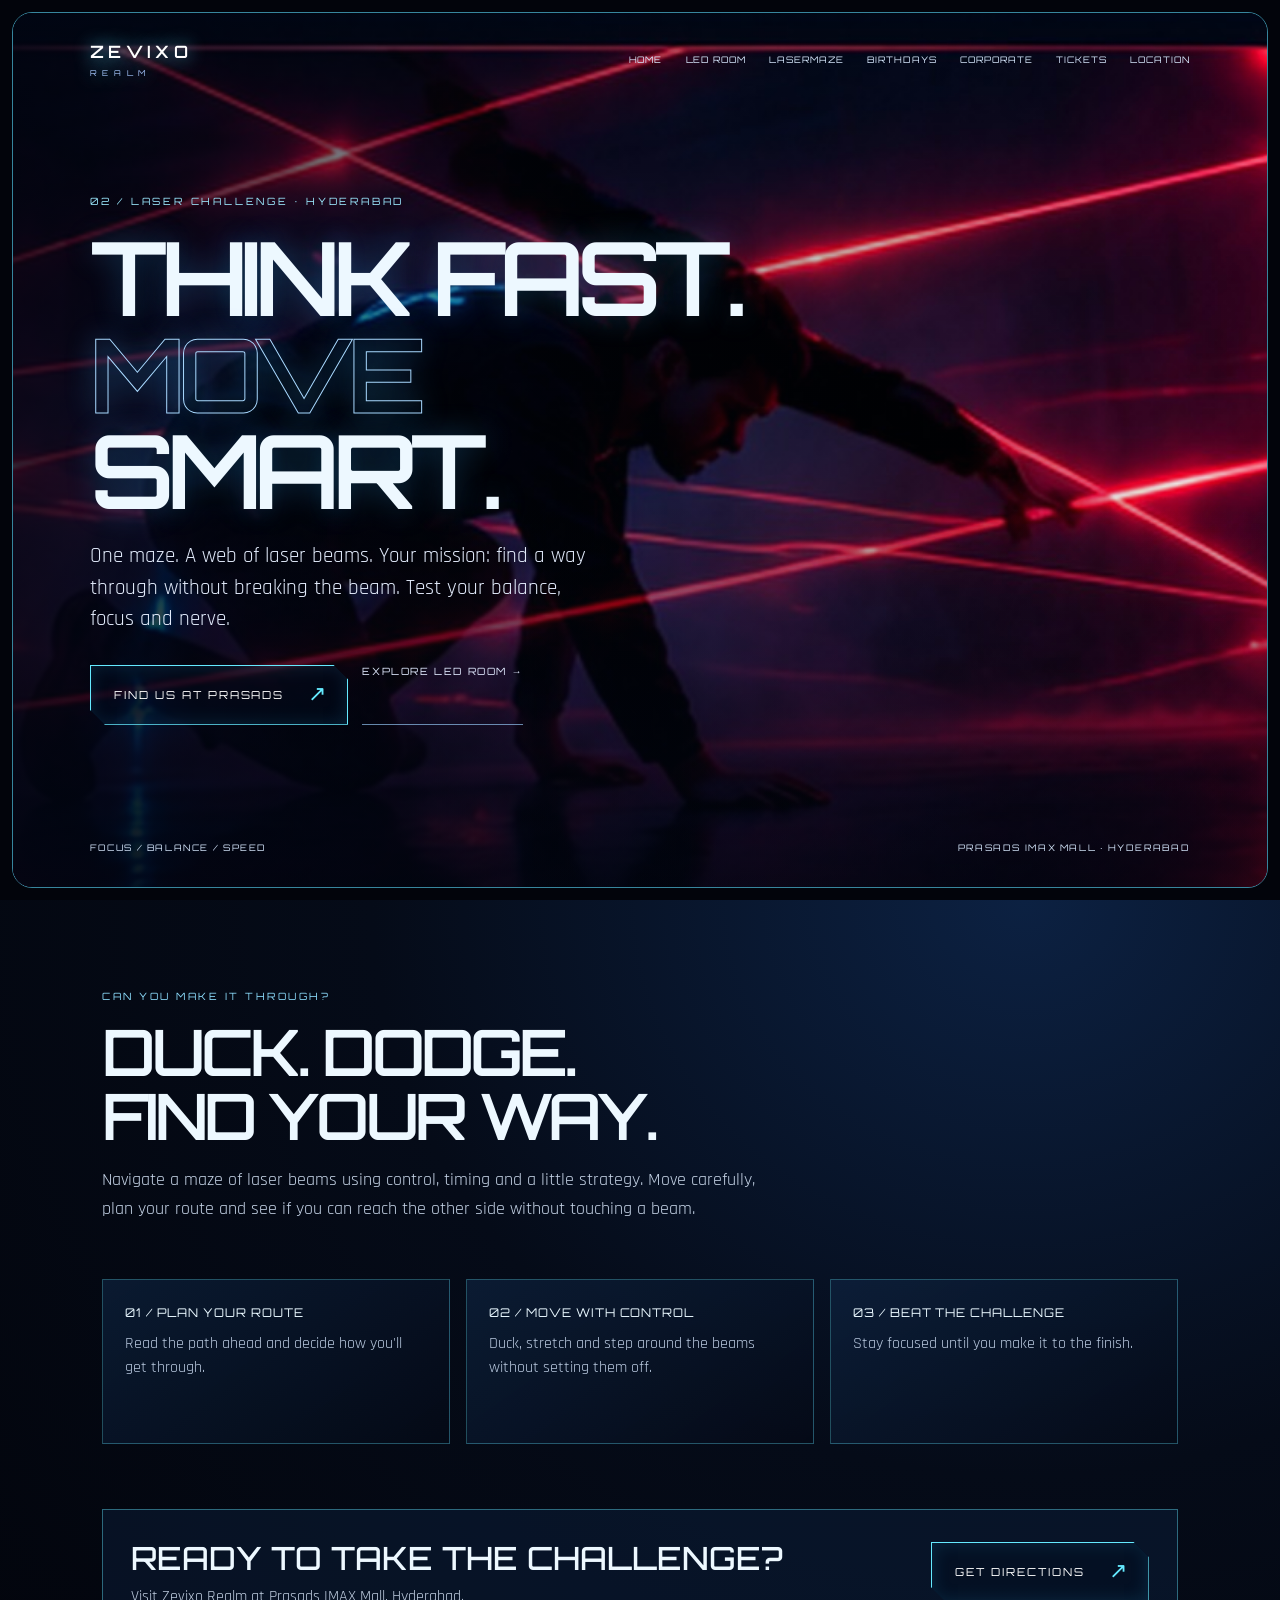
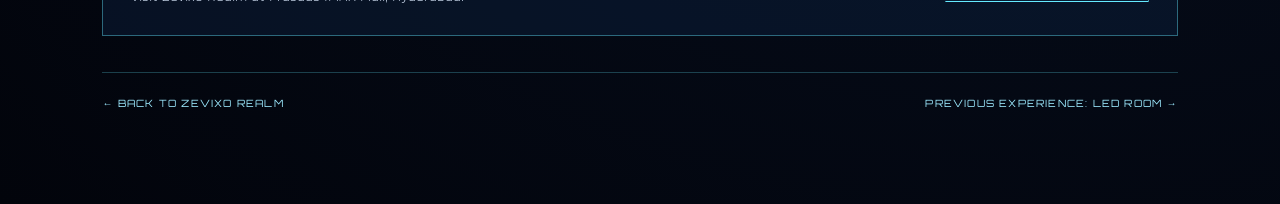
<file: lasermaze.html>
<!doctype html>
<html lang="en">
<head>
<meta charset="utf-8"><meta name="viewport" content="width=device-width,initial-scale=1">
<meta name="theme-color" content="#02040b">
<title>LaserMaze in Hyderabad | Zevixo Realm</title>
<meta name="description" content="Dodge, duck and find your route through LaserMaze at Zevixo Realm, Prasads IMAX Mall, Hyderabad. Test your balance, focus and teamwork.">
<meta property="og:title" content="LaserMaze | Zevixo Realm">
<meta property="og:description" content="Think fast. Move smart. Don't touch the lasers.">
<meta property="og:image" content="assets/lasermaze.jpg">
<link rel="stylesheet" href="assets/style.css">
</head>
<body class="detail-page laser-detail">
<section class="detail-hero">
<header class="detail-header"><a class="detail-brand" href="index.html">ZEVIXO<small>REALM</small></a><nav class="site-nav" aria-label="Main navigation">
<a href="index.html">HOME</a><a href="immersive-led-room.html">LED ROOM</a><a href="lasermaze.html">LASERMAZE</a><a href="birthday-celebrations.html">BIRTHDAYS</a><a href="corporate-events.html">CORPORATE</a><a href="tickets.html">TICKETS</a><a href="location.html">LOCATION</a>
</nav></header>
<main class="detail-main">
<div class="detail-kicker">02 / LASER CHALLENGE · HYDERABAD</div>
<h1>THINK FAST.<br><em>MOVE</em><br>SMART.</h1>
<p>One maze. A web of laser beams. Your mission: find a way through without breaking the beam. Test your balance, focus and nerve.</p>
<div class="detail-actions"><a class="cta" href="https://maps.app.goo.gl/1sRSH9Mb1bKjU7Y58" target="_blank" rel="noopener">FIND US AT PRASADS <b>↗</b></a><a class="secondary" href="immersive-led-room.html">EXPLORE LED ROOM →</a></div>
</main>
<footer class="detail-footer"><span>FOCUS / BALANCE / SPEED</span><span>PRASADS IMAX MALL · HYDERABAD</span></footer>
</section>
<section class="detail-content">
<div class="detail-intro"><div class="label">CAN YOU MAKE IT THROUGH?</div><h2>DUCK. DODGE.<br>FIND YOUR WAY.</h2><p>Navigate a maze of laser beams using control, timing and a little strategy. Move carefully, plan your route and see if you can reach the other side without touching a beam.</p></div>
<div class="detail-grid">
<div class="detail-tile"><b>01 / PLAN YOUR ROUTE</b><p>Read the path ahead and decide how you'll get through.</p></div>
<div class="detail-tile"><b>02 / MOVE WITH CONTROL</b><p>Duck, stretch and step around the beams without setting them off.</p></div>
<div class="detail-tile"><b>03 / BEAT THE CHALLENGE</b><p>Stay focused until you make it to the finish.</p></div>
</div>
<div class="visit-strip"><div><h3>READY TO TAKE THE CHALLENGE?</h3><p>Visit Zevixo Realm at Prasads IMAX Mall, Hyderabad.</p></div><a class="cta" href="https://maps.app.goo.gl/1sRSH9Mb1bKjU7Y58" target="_blank" rel="noopener">GET DIRECTIONS <b>↗</b></a></div>
<div class="detail-switch"><a href="index.html">← BACK TO ZEVIXO REALM</a><a href="immersive-led-room.html">PREVIOUS EXPERIENCE: LED ROOM →</a></div>
</section>
<div class="mobile-actions"><a href="index.html#experiences">EXPERIENCES</a><a class="primary" href="https://maps.app.goo.gl/1sRSH9Mb1bKjU7Y58" target="_blank" rel="noopener">GET DIRECTIONS ↗</a></div>
</body></html>
</file>
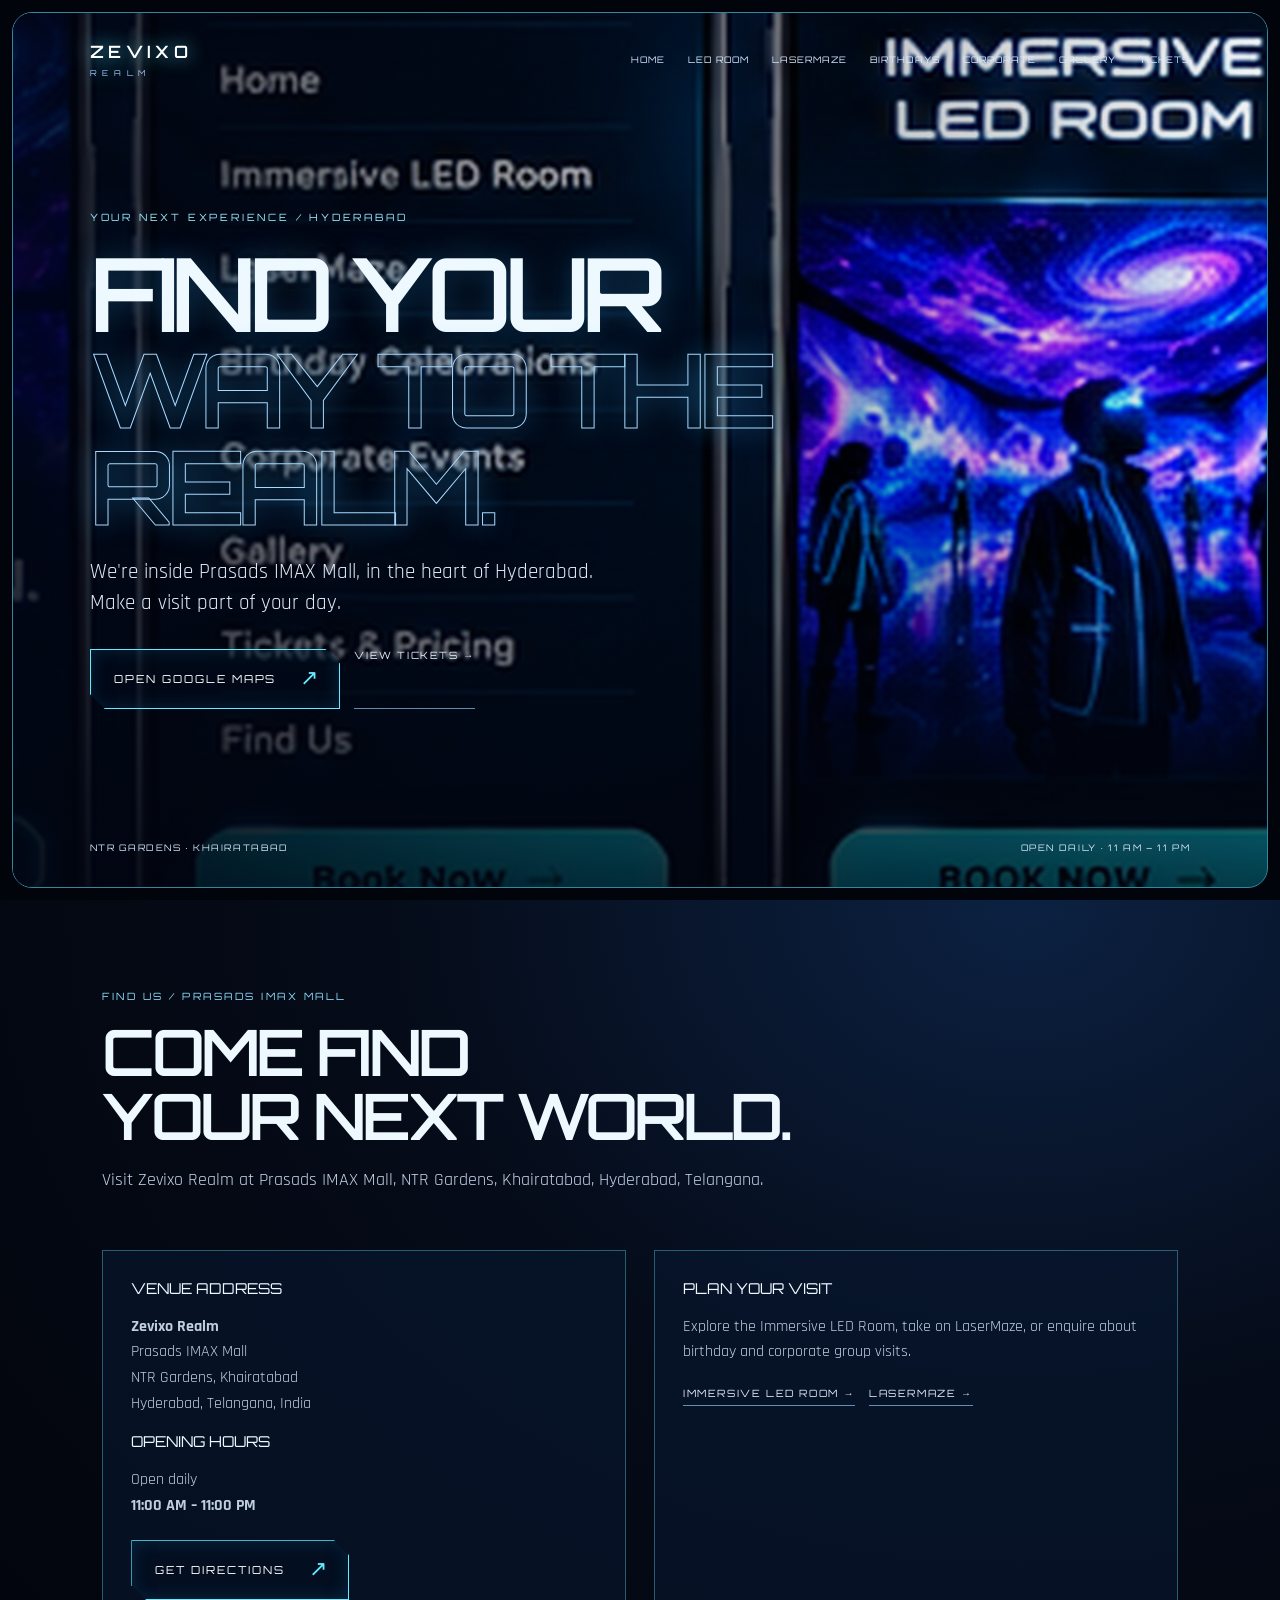
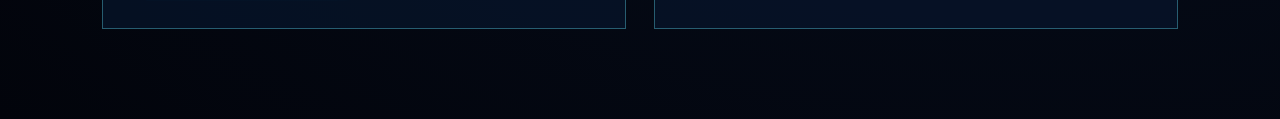
<file: location.html>
<!doctype html><html lang="en"><head><meta charset="utf-8"><meta name="viewport" content="width=device-width,initial-scale=1"><meta name="theme-color" content="#02040b">
<title>Find Zevixo Realm | Prasads IMAX Mall, Hyderabad</title><meta name="description" content="Find Zevixo Realm at Prasads IMAX Mall, NTR Gardens, Khairatabad, Hyderabad. Open daily 11 AM to 11 PM. Get directions and plan your visit."><meta property="og:title" content="Find Us | Zevixo Realm"><link rel="stylesheet" href="assets/style.css"><meta property="og:image" content="assets/prasads-location.jpg"></head>
<body class="detail-page location-page">
<section class="detail-hero"><header class="detail-header"><a class="detail-brand" href="index.html">ZEVIXO<small>REALM</small></a><nav class="site-nav"><a href="index.html">HOME</a><a href="immersive-led-room.html">LED ROOM</a><a href="lasermaze.html">LASERMAZE</a><a href="birthday-celebrations.html">BIRTHDAYS</a><a href="corporate-events.html">CORPORATE</a><a href="gallery.html">GALLERY</a><a href="tickets.html">TICKETS</a></nav></header>
<main class="detail-main"><div class="detail-kicker">YOUR NEXT EXPERIENCE / HYDERABAD</div><h1>FIND YOUR<br><em>WAY TO THE REALM.</em></h1><p>We're inside Prasads IMAX Mall, in the heart of Hyderabad. Make a visit part of your day.</p><div class="detail-actions"><a class="cta" href="https://maps.app.goo.gl/1sRSH9Mb1bKjU7Y58" target="_blank" rel="noopener">OPEN GOOGLE MAPS <b>↗</b></a><a class="secondary" href="tickets.html">VIEW TICKETS →</a></div></main><footer class="detail-footer"><span>NTR GARDENS · KHAIRATABAD</span><span>OPEN DAILY · 11 AM – 11 PM</span></footer></section>
<section class="detail-content"><div class="detail-intro"><div class="label">FIND US / PRASADS IMAX MALL</div><h2>COME FIND<br>YOUR NEXT WORLD.</h2><p>Visit Zevixo Realm at Prasads IMAX Mall, NTR Gardens, Khairatabad, Hyderabad, Telangana.</p></div><div class="location-panel"><div class="location-info"><h3>VENUE ADDRESS</h3><p><strong>Zevixo Realm</strong><br>Prasads IMAX Mall<br>NTR Gardens, Khairatabad<br>Hyderabad, Telangana, India</p><h3>OPENING HOURS</h3><p>Open daily<br><strong>11:00 AM – 11:00 PM</strong></p><div class="detail-actions"><a class="cta" href="https://maps.app.goo.gl/1sRSH9Mb1bKjU7Y58" target="_blank" rel="noopener">GET DIRECTIONS <b>↗</b></a></div></div><div class="location-info"><h3>PLAN YOUR VISIT</h3><p>Explore the Immersive LED Room, take on LaserMaze, or enquire about birthday and corporate group visits.</p><div class="detail-actions"><a class="secondary" href="immersive-led-room.html">IMMERSIVE LED ROOM →</a><a class="secondary" href="lasermaze.html">LASERMAZE →</a></div></div></div></section>
<div class="mobile-actions"><a href="tickets.html">TICKETS</a><a class="primary" href="https://maps.app.goo.gl/1sRSH9Mb1bKjU7Y58" target="_blank" rel="noopener">DIRECTIONS ↗</a></div></body></html>
</file>
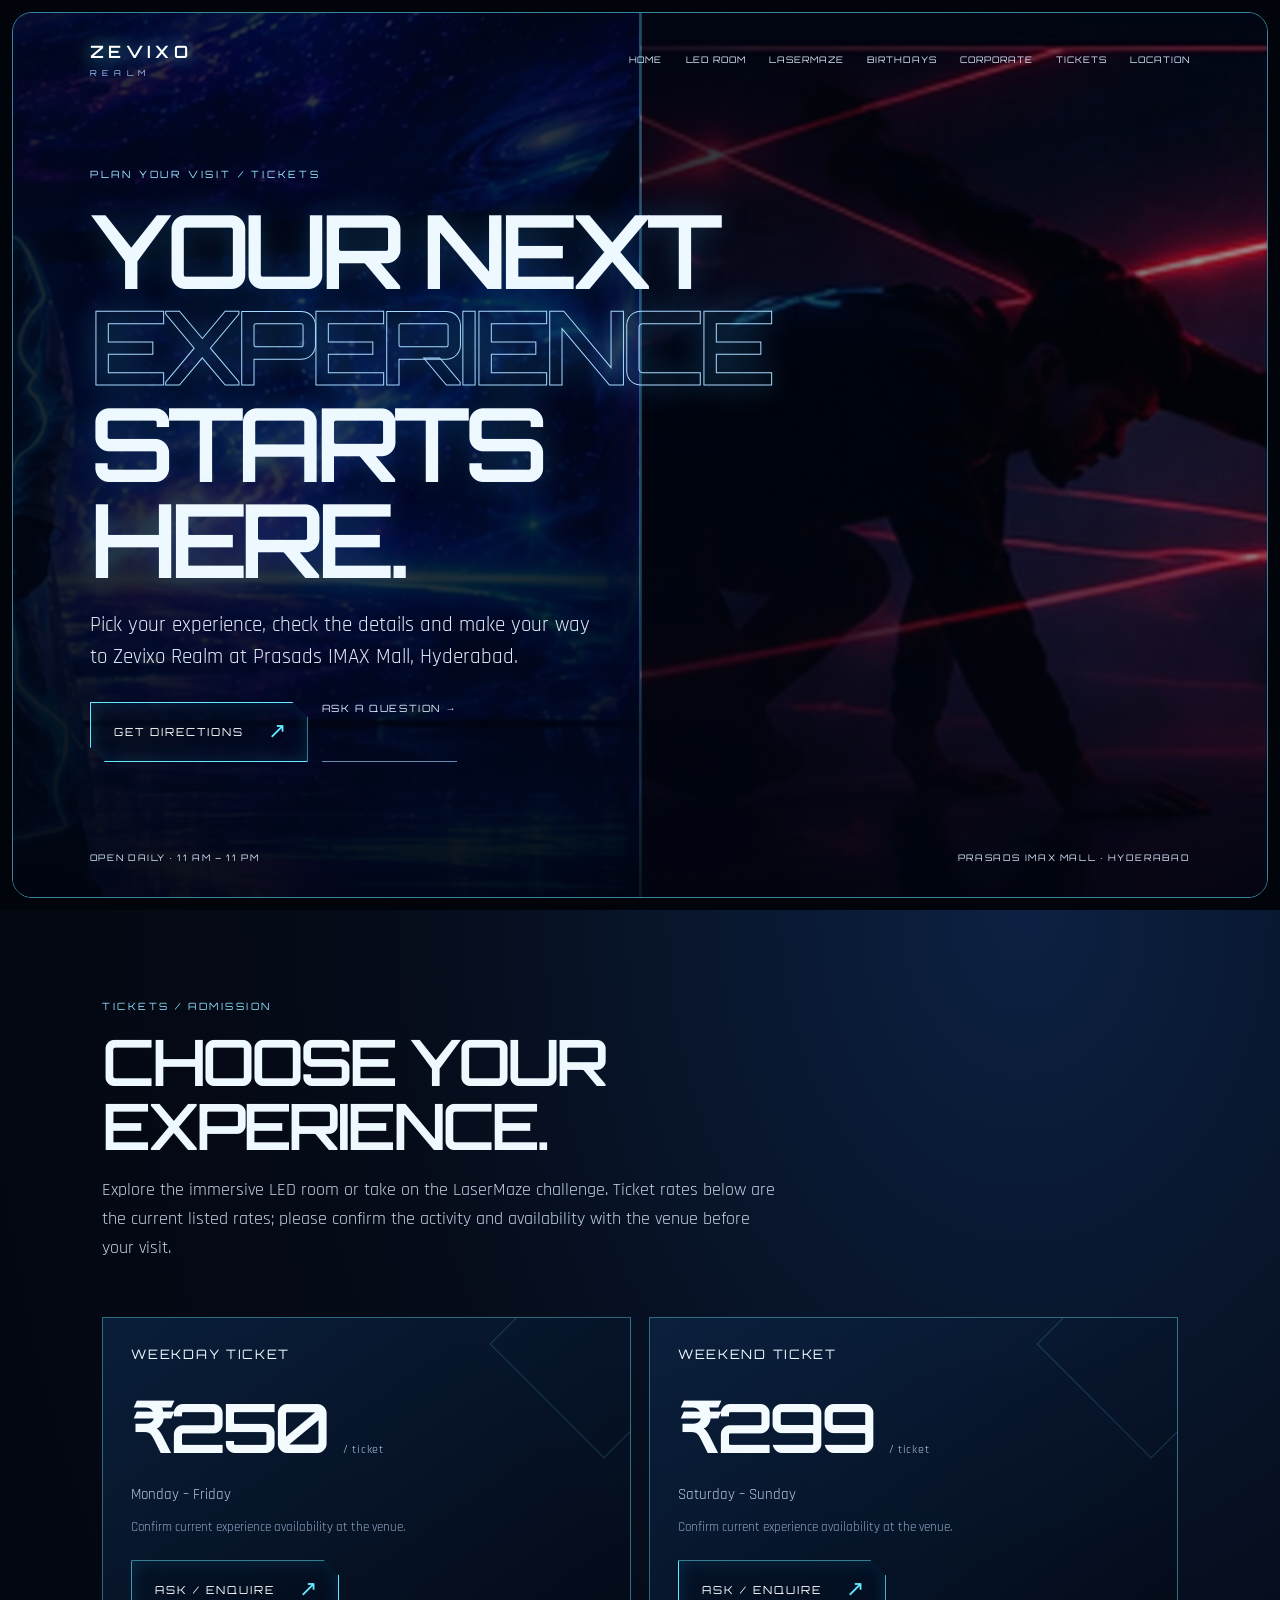
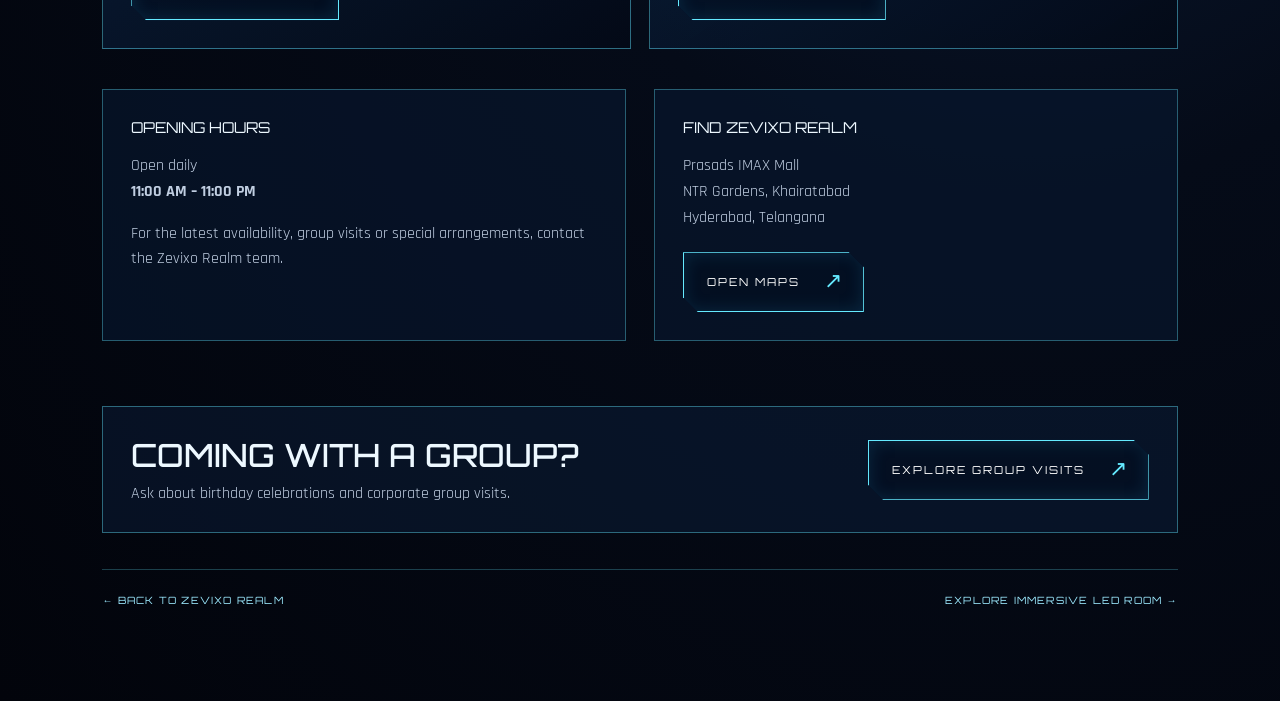
<file: tickets.html>
<!doctype html>
<html lang="en"><head>
<meta charset="utf-8"><meta name="viewport" content="width=device-width,initial-scale=1"><meta name="theme-color" content="#02040b">
<title>Tickets & Pricing | Zevixo Realm, Hyderabad</title>
<meta name="description" content="Explore Zevixo Realm ticket prices, timings and location at Prasads IMAX Mall, Hyderabad. Plan your visit to the immersive LED room and LaserMaze.">
<meta property="og:title" content="Tickets & Pricing | Zevixo Realm"><meta property="og:description" content="Plan your next experience at Zevixo Realm.">
<link rel="stylesheet" href="assets/style.css"><meta property="og:image" content="assets/tickets-hero.jpg"></head>
<body class="detail-page price-hero">
<section class="detail-hero">
<header class="detail-header"><a class="detail-brand" href="index.html">ZEVIXO<small>REALM</small></a><nav class="site-nav" aria-label="Main navigation">
<a href="index.html">HOME</a><a href="immersive-led-room.html">LED ROOM</a><a href="lasermaze.html">LASERMAZE</a><a href="birthday-celebrations.html">BIRTHDAYS</a><a href="corporate-events.html">CORPORATE</a><a href="tickets.html">TICKETS</a><a href="location.html">LOCATION</a>
</nav></header>
<main class="detail-main"><div class="detail-kicker">PLAN YOUR VISIT / TICKETS</div>
<h1>YOUR NEXT<br><em>EXPERIENCE</em><br>STARTS HERE.</h1>
<p>Pick your experience, check the details and make your way to Zevixo Realm at Prasads IMAX Mall, Hyderabad.</p>
<div class="detail-actions"><a class="cta" href="https://maps.app.goo.gl/1sRSH9Mb1bKjU7Y58" target="_blank" rel="noopener">GET DIRECTIONS <b>↗</b></a><a class="secondary" href="https://www.instagram.com/zevixorealm/" target="_blank" rel="noopener">ASK A QUESTION →</a></div></main>
<footer class="detail-footer"><span>OPEN DAILY · 11 AM – 11 PM</span><span>PRASADS IMAX MALL · HYDERABAD</span></footer>
</section>
<section class="detail-content">
<div class="detail-intro"><div class="label">TICKETS / ADMISSION</div><h2>CHOOSE YOUR<br>EXPERIENCE.</h2><p>Explore the immersive LED room or take on the LaserMaze challenge. Ticket rates below are the current listed rates; please confirm the activity and availability with the venue before your visit.</p></div>
<div class="price-grid">
<div class="price-card"><h3>WEEKDAY TICKET</h3><div class="amount">₹250 <small>/ ticket</small></div><p>Monday – Friday</p><p class="price-note">Confirm current experience availability at the venue.</p><div class="price-cta"><a class="cta" href="https://www.instagram.com/zevixorealm/" target="_blank" rel="noopener">ASK / ENQUIRE <b>↗</b></a></div></div>
<div class="price-card"><h3>WEEKEND TICKET</h3><div class="amount">₹299 <small>/ ticket</small></div><p>Saturday – Sunday</p><p class="price-note">Confirm current experience availability at the venue.</p><div class="price-cta"><a class="cta" href="https://www.instagram.com/zevixorealm/" target="_blank" rel="noopener">ASK / ENQUIRE <b>↗</b></a></div></div>
</div>
<div class="location-panel">
<div class="location-info"><h3>OPENING HOURS</h3><p>Open daily<br><strong>11:00 AM – 11:00 PM</strong></p><p>For the latest availability, group visits or special arrangements, contact the Zevixo Realm team.</p></div>
<div class="location-info"><h3>FIND ZEVIXO REALM</h3><p>Prasads IMAX Mall<br>NTR Gardens, Khairatabad<br>Hyderabad, Telangana</p><div class="detail-actions"><a class="cta" href="https://maps.app.goo.gl/1sRSH9Mb1bKjU7Y58" target="_blank" rel="noopener">OPEN MAPS <b>↗</b></a></div></div>
</div>
<div class="visit-strip"><div><h3>COMING WITH A GROUP?</h3><p>Ask about birthday celebrations and corporate group visits.</p></div><a class="cta" href="birthday-celebrations.html">EXPLORE GROUP VISITS <b>↗</b></a></div>
<div class="detail-switch"><a href="index.html">← BACK TO ZEVIXO REALM</a><a href="immersive-led-room.html">EXPLORE IMMERSIVE LED ROOM →</a></div>
</section>
<div class="mobile-actions"><a href="index.html">HOME</a><a class="primary" href="https://maps.app.goo.gl/1sRSH9Mb1bKjU7Y58" target="_blank" rel="noopener">GET DIRECTIONS ↗</a></div>
</body></html>
</file>
<file: assets/style.css>
@import url('https://fonts.googleapis.com/css2?family=Orbitron:wght@400;500;600;700&family=Rajdhani:wght@400;500;600;700&display=swap');
*{box-sizing:border-box}html,body{margin:0;min-height:100%;background:#02040b;color:#edf8ff;font-family:Rajdhani,Arial,sans-serif}
.hero{min-height:100svh;position:relative;isolation:isolate;display:flex;flex-direction:column;justify-content:space-between;padding:30px clamp(22px,5vw,78px) 28px;overflow:hidden}
.hero-photo{position:absolute;inset:0;width:100%;height:100%;object-fit:cover;object-position:center 48%;z-index:-3;transform:scale(1.035);animation:arrival 1.5s ease-out both}.hero:before{content:"";position:absolute;inset:0;z-index:-3;background:transparent;transform:scale(1.035);animation:arrival 1.5s ease-out both}
.hero:after{content:"";position:absolute;inset:0;z-index:-2;background:linear-gradient(90deg,rgba(1,5,17,.82),rgba(1,5,17,.42) 37%,rgba(1,5,17,.06) 76%),linear-gradient(0deg,rgba(1,4,14,.7),transparent 34%,rgba(1,4,14,.18))}
@keyframes arrival{from{transform:scale(1.12);filter:brightness(.55)}to{transform:scale(1.035);filter:brightness(1)}}
.grid-overlay{position:absolute;z-index:-1;inset:0;pointer-events:none;opacity:.13;background-image:linear-gradient(rgba(91,205,255,.15) 1px,transparent 1px),linear-gradient(90deg,rgba(91,205,255,.15) 1px,transparent 1px);background-size:72px 72px;mask-image:linear-gradient(90deg,#000,transparent 75%)}
.frame{position:absolute;inset:18px;border:1px solid rgba(91,220,255,.32);pointer-events:none}
header,footer{display:flex;align-items:center;justify-content:space-between;gap:24px;position:relative;z-index:2}
.brand{font:600 20px Orbitron,sans-serif;letter-spacing:.28em;color:#fff;text-decoration:none;text-shadow:0 0 18px #58dfff}.brand small{display:block;font:9px Orbitron,sans-serif;letter-spacing:.72em;color:#a6c8ff;margin:7px 0 0 3px}
.top-right{display:flex;align-items:center;gap:26px;font:10px Orbitron,sans-serif;letter-spacing:.2em;color:#d8eaff}.status{display:flex;align-items:center;gap:8px}.dot{width:6px;height:6px;border-radius:50%;background:#5fffd2;box-shadow:0 0 12px #5fffd2}
main{position:relative;z-index:2;width:min(800px,100%);margin:auto 0;padding:7vh 0 9vh}
.eyebrow{font:10px Orbitron,sans-serif;letter-spacing:.34em;color:#a9dfff;text-transform:uppercase;display:flex;align-items:center;gap:12px}.eyebrow:before{content:"";width:34px;height:1px;background:#65eaff;box-shadow:0 0 12px #65eaff}
h1{font:600 clamp(48px,7.4vw,104px)/.98 Orbitron,sans-serif;letter-spacing:-.075em;margin:25px 0 23px;text-transform:uppercase;text-shadow:0 0 25px rgba(50,145,255,.28)}h1 span{color:transparent;-webkit-text-stroke:1px #a9d9ff;text-shadow:0 0 25px rgba(53,180,255,.45)}
.desc{max-width:430px;font-size:clamp(16px,1.7vw,20px);line-height:1.45;color:#e0ecff;letter-spacing:.035em}
.cta-row{display:flex;align-items:center;gap:18px;flex-wrap:wrap;margin-top:34px}
.cta{display:inline-flex;align-items:center;gap:24px;padding:15px 19px 15px 23px;background:rgba(2,12,30,.45);border:1px solid #65eaff;color:white;text-decoration:none;font:11px Orbitron,sans-serif;letter-spacing:.18em;clip-path:polygon(0 0,calc(100% - 15px) 0,100% 15px,100% 100%,15px 100%,0 calc(100% - 15px));box-shadow:inset 0 0 18px rgba(47,191,255,.15),0 0 20px rgba(47,191,255,.14);transition:.25s}
.cta:hover{background:rgba(32,148,255,.28);box-shadow:0 0 28px rgba(47,191,255,.35);transform:translateY(-2px)}.cta b{font:22px Rajdhani,sans-serif;color:#65eaff}
.secondary{font:10px Orbitron,sans-serif;letter-spacing:.16em;color:#e1eaff;text-decoration:none;border-bottom:1px solid rgba(154,207,255,.65);padding:0 0 6px}
.side-data{position:absolute;z-index:2;right:clamp(28px,5vw,78px);top:50%;transform:translateY(-50%);text-align:center;border-left:1px solid rgba(100,224,255,.45);padding:10px 0 10px 18px}
.side-data strong{display:block;font:500 clamp(38px,5vw,64px) Orbitron,sans-serif;color:#fff;text-shadow:0 0 22px #65eaff}.side-data span{font:9px Orbitron,sans-serif;letter-spacing:.24em;line-height:1.8;color:#d9eaff}
.bottom-left,.bottom-right{font:10px Orbitron,sans-serif;letter-spacing:.19em;line-height:1.9;color:#e2edff}.bottom-left span{display:block;color:#91b7e7}.bottom-right{text-align:right;font-size:9px}
.scan{position:absolute;z-index:1;left:0;right:0;height:1px;top:0;background:linear-gradient(90deg,transparent,rgba(93,235,255,.28),transparent);box-shadow:0 0 15px rgba(93,235,255,.3);animation:scan 9s linear infinite;pointer-events:none}
@keyframes scan{0%{top:0;opacity:0}8%{opacity:.8}92%{opacity:.5}100%{top:100%;opacity:0}}

/* Scroll-driven dimensional cube transition */
.cube-transition{height:230vh;position:relative;background:#02040b}
.cube-sticky{height:100svh;position:sticky;top:0;overflow:hidden;isolation:isolate;display:grid;place-items:center}
.cube-space{position:absolute;inset:-8%;z-index:-2;background:linear-gradient(180deg,rgba(2,4,11,.28),rgba(2,4,11,.74)),url("dimensional-cubes.jpg") center/cover no-repeat;filter:saturate(1.15);transform:scale(1.08)}
.cube-sticky:after{content:"";position:absolute;inset:0;z-index:-1;background:radial-gradient(circle at 50% 50%,transparent 0 12%,rgba(2,4,11,.15) 48%,#02040b 100%)}
.cube-caption{position:absolute;left:7vw;top:15%;z-index:3;transition:opacity .2s}
.cube-caption span{font:10px Orbitron,sans-serif;letter-spacing:.28em;color:#8beaff}
.cube-caption strong{display:block;margin-top:16px;font:600 clamp(30px,5.5vw,76px)/.98 Orbitron,sans-serif;letter-spacing:-.055em;text-shadow:0 0 25px #3caaff88}
.cube-cluster{position:relative;width:min(58vw,620px);height:min(58vw,620px);transform-style:preserve-3d;perspective:1100px;filter:drop-shadow(0 0 28px #269dff55)}
.cube{--s:170px;position:absolute;left:50%;top:50%;width:var(--s);height:var(--s);transform-style:preserve-3d;margin:-85px;will-change:transform}
.cube i{position:absolute;inset:0;border:1px solid rgba(104,229,255,.78);background:linear-gradient(135deg,rgba(16,77,132,.28),rgba(4,10,28,.14));box-shadow:inset 0 0 28px rgba(70,190,255,.15),0 0 20px rgba(60,170,255,.14);backdrop-filter:blur(1px)}
.cube i:nth-child(1){transform:translateZ(85px)}.cube i:nth-child(2){transform:rotateY(180deg) translateZ(85px)}
.cube i:nth-child(3){transform:rotateY(90deg) translateZ(85px)}.cube i:nth-child(4){transform:rotateY(-90deg) translateZ(85px)}
.cube i:nth-child(5){transform:rotateX(90deg) translateZ(85px)}.cube i:nth-child(6){transform:rotateX(-90deg) translateZ(85px)}
.cube-a{--s:170px}.cube-b{--s:112px}.cube-c{--s:88px}.cube-d{--s:68px}.cube-e{--s:52px}
.cube-b i{border-color:rgba(117,150,255,.85)}.cube-c i{border-color:rgba(180,119,255,.8)}.cube-d i,.cube-e i{border-color:rgba(110,238,255,.9)}
.cube-hint{position:absolute;bottom:8%;font:9px Orbitron,sans-serif;letter-spacing:.24em;color:#b7d9f6}
.cube-hint span{display:inline-block;margin-left:12px;color:#65eaff;font-size:16px}
.experiences{position:relative;padding:120px 7vw 50px;background:radial-gradient(ellipse at 70% 0%,#0b1a35 0%,#050913 42%,#02040b 100%);border-top:1px solid rgba(101,234,255,.35);overflow:hidden}
.experiences:before{content:"";position:absolute;inset:0;pointer-events:none;opacity:.1;background-image:linear-gradient(rgba(91,205,255,.16) 1px,transparent 1px),linear-gradient(90deg,rgba(91,205,255,.16) 1px,transparent 1px);background-size:64px 64px;mask-image:linear-gradient(#000,transparent 70%)}
.experience-heading{position:relative;margin:0 0 80px 5vw}
.experience-heading span,.experience-copy>span,.experiences-footer{font:10px Orbitron,sans-serif;letter-spacing:.24em;color:#8edfff}
.experience-heading h2{font:600 clamp(42px,8vw,104px)/.94 Orbitron,sans-serif;letter-spacing:-.07em;margin:22px 0 0}
.experience-heading h2 em{font-style:normal;color:transparent;-webkit-text-stroke:1px #8bcfff;text-shadow:0 0 24px #3d9dff66}
.experience-card{position:relative;display:grid;grid-template-columns:1.35fr .65fr;gap:5vw;align-items:center;margin:0 0 110px}
.experience-card.laser-card{grid-template-columns:.65fr 1.35fr}
.laser-card .experience-image{order:2}
.experience-image{height:clamp(300px,42vw,600px);overflow:hidden;position:relative;border:1px solid rgba(102,221,255,.55);clip-path:polygon(0 0,96% 0,100% 8%,100% 100%,4% 100%,0 92%);box-shadow:0 0 36px rgba(35,138,255,.13)}
.experience-image:after{content:"";position:absolute;inset:0;border:1px solid rgba(255,255,255,.12);pointer-events:none}
.experience-image img{width:100%;height:100%;object-fit:cover;transition:transform 1s}
.experience-card:hover .experience-image img{transform:scale(1.035)}
.experience-copy{max-width:420px;position:relative;z-index:1}
.experience-copy h3{font:600 clamp(32px,4.8vw,64px)/.98 Orbitron,sans-serif;letter-spacing:-.06em;margin:18px 0}
.experience-copy p{color:#c0cee1;font-size:17px;line-height:1.55;max-width:370px}
.experience-copy a{display:inline-block;margin-top:18px;color:#7de9ff;text-decoration:none;font:10px Orbitron,sans-serif;letter-spacing:.15em;border-bottom:1px solid #65eaff;padding-bottom:9px}
.experiences-footer{display:flex;justify-content:space-between;gap:20px;padding:25px 0 10px;border-top:1px solid rgba(101,234,255,.28);font-size:9px}
.experiences-footer a{color:#c9e9ff;text-decoration:none}
@media(max-width:760px){
 .cube-transition{height:190vh}.cube-caption{left:7vw;top:12%}.cube-cluster{width:85vw;height:85vw;transform:scale(.82)}.cube{--s:130px;margin:-65px}.cube-a{--s:130px}.cube-b{--s:88px}.cube-c{--s:66px}.cube-d{--s:50px}.cube-e{--s:38px}
 .cube i:nth-child(1){transform:translateZ(65px)}.cube i:nth-child(2){transform:rotateY(180deg) translateZ(65px)}.cube i:nth-child(3){transform:rotateY(90deg) translateZ(65px)}.cube i:nth-child(4){transform:rotateY(-90deg) translateZ(65px)}.cube i:nth-child(5){transform:rotateX(90deg) translateZ(65px)}.cube i:nth-child(6){transform:rotateX(-90deg) translateZ(65px)}
 .experiences{padding:85px 6vw 35px}.experience-heading{margin:0 0 55px 2vw}.experience-card,.experience-card.laser-card{grid-template-columns:1fr;gap:24px;margin-bottom:75px}.laser-card .experience-image{order:0}.experience-image{height:64vw;min-height:250px}.experience-copy p{font-size:15px}.experiences-footer{font-size:8px;flex-direction:column}
}
@media(prefers-reduced-motion:reduce){.cube-transition{height:100vh}.cube{transform:none!important}}

@media(max-width:760px){.hero{padding:22px 22px 22px}.hero:before{background-position:54% center}.frame{inset:10px}.brand{font-size:16px}.top-right{font-size:8px;gap:10px}.top-right .status{display:none}main{padding:8vh 0 10vh}h1{font-size:clamp(46px,11.5vw,76px)}.side-data{right:20px;top:auto;bottom:24%;transform:none;padding-left:10px}.side-data strong{font-size:34px}.side-data span{font-size:7px}.desc{max-width:300px;font-size:16px}footer{align-items:end}.bottom-left,.bottom-right{font-size:8px}}
@media(max-width:430px){.top-right{letter-spacing:.1em}.hero:before{background-position:53% center}main{padding-bottom:17vh}h1{font-size:12vw}.side-data{bottom:17%;right:18px}.cta-row{gap:14px}.secondary{font-size:8px}.bottom-right{display:none}}
@media(prefers-reduced-motion:reduce){*,*:before,*:after{animation:none!important;transition:none!important}}


/* Dedicated experience pages and easy navigation */
.quick-nav{display:flex;gap:18px}.quick-nav a{color:#d8eaff;text-decoration:none;font:9px Orbitron,sans-serif;letter-spacing:.14em;border-bottom:1px solid rgba(101,234,255,.45);padding-bottom:5px}
.quick-nav a:hover{color:#65eaff}
.experience-link{display:block;text-decoration:none;cursor:pointer}
.image-open{position:absolute;right:18px;bottom:18px;z-index:2;padding:11px 14px;background:rgba(2,8,20,.78);border:1px solid rgba(101,234,255,.8);color:#fff;font:9px Orbitron,sans-serif;letter-spacing:.16em;opacity:0;transform:translateY(6px);transition:.25s}
.experience-link:hover .image-open,.experience-link:focus-visible .image-open{opacity:1;transform:translateY(0)}
.experience-link:focus-visible{outline:2px solid #65eaff;outline-offset:5px}
.detail-page{min-height:100vh;background:#02040b;color:#edf8ff;font-family:Rajdhani,Arial,sans-serif;overflow:hidden}
.detail-hero{min-height:min(850px,100svh);position:relative;isolation:isolate;display:flex;flex-direction:column;justify-content:space-between;padding:28px clamp(22px,6vw,86px) 34px;overflow:hidden}
.detail-hero:before{content:"";position:absolute;inset:0;z-index:-2;background-position:center;background-size:cover;filter:saturate(1.12)}
.detail-hero:after{content:"";position:absolute;inset:0;z-index:-1;background:linear-gradient(90deg,rgba(1,5,17,.88),rgba(1,5,17,.52) 48%,rgba(1,5,17,.12)),linear-gradient(0deg,rgba(1,4,14,.72),transparent 44%)}
.led-detail .detail-hero:before{background-image:url("immersive-led-room.jpg")}
.laser-detail .detail-hero:before{background-image:url("lasermaze.jpg")}
.detail-header{display:flex;align-items:center;justify-content:space-between;gap:18px;position:relative;z-index:2}
.back-home{color:#e8f6ff;text-decoration:none;font:9px Orbitron,sans-serif;letter-spacing:.16em;display:inline-flex;align-items:center;gap:10px}
.back-home:before{content:"←";font-size:18px;color:#65eaff}
.detail-brand{font:600 17px Orbitron,sans-serif;letter-spacing:.26em;color:#fff;text-decoration:none;text-shadow:0 0 18px #58dfff}
.detail-brand small{display:block;font:8px Orbitron,sans-serif;letter-spacing:.7em;color:#a6c8ff;margin-top:6px}
.detail-main{position:relative;z-index:2;width:min(760px,100%);margin:auto 0;padding:10vh 0}
.detail-kicker{font:10px Orbitron,sans-serif;letter-spacing:.28em;color:#9ceaff;text-transform:uppercase}
.detail-main h1{font:600 clamp(48px,8vw,108px)/.94 Orbitron,sans-serif;letter-spacing:-.07em;margin:22px 0;text-shadow:0 0 30px rgba(53,180,255,.28)}
.detail-main h1 em{font-style:normal;color:transparent;-webkit-text-stroke:1px #a9d9ff}
.detail-main p{font-size:clamp(17px,1.8vw,21px);line-height:1.5;color:#e1eafa;max-width:520px}
.detail-actions{display:flex;flex-wrap:wrap;gap:14px;margin-top:30px}
.detail-actions .cta{min-height:52px}
.detail-footer{position:relative;z-index:2;display:flex;justify-content:space-between;gap:18px;font:9px Orbitron,sans-serif;letter-spacing:.18em;color:#d4e5fa}
.detail-content{padding:90px clamp(22px,8vw,120px);background:radial-gradient(ellipse at 80% 0%,#0b1a35,#050913 45%,#02040b 100%)}
.detail-intro{max-width:760px;margin-bottom:55px}
.detail-intro .label{font:10px Orbitron,sans-serif;letter-spacing:.25em;color:#8edfff}
.detail-intro h2{font:600 clamp(32px,5vw,64px)/1 Orbitron,sans-serif;letter-spacing:-.06em;margin:18px 0}
.detail-intro p{font-size:18px;line-height:1.6;color:#c4d2e5;max-width:680px}
.detail-grid{display:grid;grid-template-columns:repeat(3,1fr);gap:16px}
.detail-tile{padding:25px 22px;border:1px solid rgba(101,234,255,.3);background:linear-gradient(145deg,rgba(14,37,67,.62),rgba(4,9,22,.7));min-height:165px}
.detail-tile b{display:block;font:12px Orbitron,sans-serif;color:#e9f8ff;letter-spacing:.08em;margin-bottom:12px}
.detail-tile p{margin:0;color:#b9c9df;font-size:16px;line-height:1.5}
.visit-strip{display:flex;align-items:center;justify-content:space-between;gap:24px;margin-top:65px;padding:28px;border:1px solid rgba(101,234,255,.4);background:rgba(13,35,64,.42)}
.visit-strip h3{font:500 clamp(20px,3vw,32px) Orbitron,sans-serif;margin:0 0 8px}
.visit-strip p{margin:0;color:#c0cee1;font-size:16px}
.visit-strip .cta{white-space:nowrap}
.detail-switch{display:flex;justify-content:space-between;gap:20px;padding:24px 0 5px;margin-top:36px;border-top:1px solid rgba(101,234,255,.25)}
.detail-switch a{color:#9deaff;text-decoration:none;font:10px Orbitron,sans-serif;letter-spacing:.12em}
@media(max-width:760px){
 .quick-nav{gap:10px}.quick-nav a{font-size:7px;letter-spacing:.08em}
 .detail-hero{min-height:92svh;padding:22px 22px 25px}
 .detail-main{padding:9vh 0}.detail-main h1{font-size:clamp(45px,12vw,76px)}
 .detail-footer{font-size:8px;line-height:1.7}
 .detail-content{padding:70px 22px}
 .detail-grid{grid-template-columns:1fr;gap:10px}
 .detail-tile{min-height:0;padding:20px}
 .visit-strip{align-items:flex-start;flex-direction:column;padding:22px;margin-top:42px}
 .detail-switch{flex-direction:column}
}

/* Global site navigation and conversion helpers */
.site-nav{display:flex;align-items:center;gap:clamp(10px,1.8vw,24px)}
.site-nav a{color:#d9eaff;text-decoration:none;font:9px Orbitron,sans-serif;letter-spacing:.11em;white-space:nowrap;transition:color .2s}
.site-nav a:hover,.site-nav a[aria-current="page"]{color:#68eaff}
.site-nav a[aria-current="page"]{border-bottom:1px solid #68eaff;padding-bottom:5px}
.mobile-actions{display:none}
.event-detail .detail-hero:before{background-image:url("immersive-led-room.jpg")}
.event-detail.birthday-detail .detail-hero:before{background-image:url("immersive-led-room.jpg");filter:saturate(1.35) hue-rotate(12deg)}
.event-detail.corporate-detail .detail-hero:before{background-image:url("immersive-led-room.jpg");filter:saturate(.95)}
.event-detail .detail-hero:after{background:linear-gradient(90deg,rgba(1,5,17,.9),rgba(1,5,17,.58) 50%,rgba(1,5,17,.2)),linear-gradient(0deg,rgba(1,4,14,.8),transparent 48%)}
.event-detail .detail-main h1{max-width:900px}
.event-detail .detail-content{position:relative}
.event-detail .detail-grid{grid-template-columns:repeat(3,1fr)}
.event-detail .detail-tile .number{font:11px Orbitron,sans-serif;color:#74eaff;letter-spacing:.2em;display:block;margin-bottom:18px}
.event-faq{max-width:900px;margin:70px auto 0;border-top:1px solid rgba(101,234,255,.25)}
.event-faq details{border-bottom:1px solid rgba(101,234,255,.2);padding:19px 0}
.event-faq summary{cursor:pointer;list-style:none;font:12px Orbitron,sans-serif;letter-spacing:.04em;color:#e8f7ff}
.event-faq summary::-webkit-details-marker{display:none}
.event-faq summary:after{content:"+";float:right;color:#65eaff;font-size:18px}
.event-faq details[open] summary:after{content:"−"}
.event-faq p{max-width:760px;color:#b9c9df;font-size:16px;line-height:1.55}
.price-hero .detail-hero:before{background-image:url("zevixo-hero.jpg")}
.price-grid{display:grid;grid-template-columns:repeat(2,minmax(0,1fr));gap:18px;margin-top:35px}
.price-card{border:1px solid rgba(101,234,255,.42);padding:28px;background:linear-gradient(145deg,rgba(11,36,68,.78),rgba(3,9,22,.8));position:relative;overflow:hidden}
.price-card:after{content:"";position:absolute;right:-55px;top:-55px;width:160px;height:160px;border:1px solid rgba(101,234,255,.2);transform:rotate(45deg)}
.price-card h3{font:13px Orbitron,sans-serif;letter-spacing:.13em;margin:0 0 22px}
.price-card .amount{font:600 clamp(42px,6vw,68px) Orbitron,sans-serif;letter-spacing:-.06em;color:#f3fbff}
.price-card .amount small{font:12px Rajdhani,sans-serif;letter-spacing:.06em;color:#b8cbe1}
.price-card p{color:#b9c9df;font-size:15px}
.price-note{font-size:13px!important;color:#91a9c7!important}
.price-cta{margin-top:25px;display:flex;gap:12px;flex-wrap:wrap}
.price-cta .cta{justify-content:center}
.price-combo{margin-top:20px;padding:25px;border:1px solid rgba(171,117,255,.6);background:linear-gradient(120deg,rgba(62,31,102,.4),rgba(7,16,39,.75));display:flex;align-items:center;justify-content:space-between;gap:20px}
.price-combo h3{font:15px Orbitron,sans-serif;margin:0 0 8px}.price-combo p{margin:0;color:#c3d0e4}
.price-combo strong{font:600 30px Orbitron,sans-serif;color:#d9c1ff}
.location-panel{display:grid;grid-template-columns:1fr 1fr;gap:28px;align-items:stretch;margin-top:40px}
.location-info{padding:28px;border:1px solid rgba(101,234,255,.35);background:rgba(8,24,48,.62)}
.location-info h3{font:15px Orbitron,sans-serif;margin:0 0 16px}
.location-info p{color:#c0cee1;line-height:1.6}
.location-info .detail-actions{margin-top:22px}
@media(max-width:850px){.site-nav{gap:9px}.site-nav a{font-size:7px;letter-spacing:.04em}}
@media(max-width:760px){
 .site-nav{display:none}
 .mobile-actions{display:flex;position:fixed;z-index:20;bottom:0;left:0;right:0;gap:9px;padding:10px 12px calc(10px + env(safe-area-inset-bottom));background:rgba(2,6,17,.94);border-top:1px solid rgba(101,234,255,.38);backdrop-filter:blur(16px)}
 .mobile-actions a{flex:1;text-align:center;text-decoration:none;padding:13px 8px;font:9px Orbitron,sans-serif;letter-spacing:.08em;color:#f4fbff;border:1px solid rgba(101,234,255,.55)}
 .mobile-actions a.primary{background:#65dfff;color:#03101b;border-color:#65dfff}
 .detail-content{padding-bottom:105px}
 .detail-footer{padding-bottom:10px}
 .event-detail .detail-grid{grid-template-columns:1fr}
 .price-grid{grid-template-columns:1fr}
 .price-combo{align-items:flex-start;flex-direction:column}
 .location-panel{grid-template-columns:1fr}
}

/* Homepage refresh: neon panel language from the supplied Zevixo reference */
.home-nav{display:flex;align-items:center;gap:clamp(12px,2.1vw,30px)}
.home-nav a{font:9px Orbitron,sans-serif;letter-spacing:.12em;color:#f0f7ff;text-decoration:none;white-space:nowrap}
.home-nav a:hover{color:#65eaff}
.menu-mark{font:22px Orbitron,sans-serif;color:#65eaff;text-decoration:none;margin-left:8px;text-shadow:0 0 14px #65eaff}
.site-menu{display:none;position:absolute;z-index:10;right:clamp(20px,5vw,75px);top:78px;padding:18px 22px;min-width:220px;background:rgba(2,9,24,.96);border:1px solid #55dcff;box-shadow:0 0 24px #1caaff55}
.site-menu:target{display:grid;gap:14px}
.site-menu a{font:10px Orbitron,sans-serif;letter-spacing:.08em;color:#e7f7ff;text-decoration:none;padding:5px 0}
.hero{padding-bottom:22px}
.hero .frame{border-color:rgba(67,215,255,.72);box-shadow:0 0 18px #168dff33}
.home-experience-grid{display:grid;grid-template-columns:repeat(4,minmax(0,1fr));gap:16px;position:relative;z-index:1}
.home-experience-card{min-height:190px;position:relative;display:flex;flex-direction:column;justify-content:flex-end;gap:9px;padding:18px;color:#fff;text-decoration:none;overflow:hidden;border:1px solid rgba(91,220,255,.75);border-radius:18px;background:#061226;box-shadow:inset 0 0 22px rgba(50,170,255,.16),0 0 14px rgba(35,155,255,.12);transition:transform .25s,box-shadow .25s}
.home-experience-card:before{content:"";position:absolute;inset:0;background:linear-gradient(90deg,rgba(2,7,20,.88),rgba(2,7,20,.32) 80%),linear-gradient(0deg,rgba(2,7,20,.75),transparent 70%);z-index:1}
.home-experience-card img{position:absolute;inset:0;width:100%;height:100%;object-fit:cover;transition:transform .7s}
.home-experience-card:hover{transform:translateY(-5px);box-shadow:0 0 28px rgba(35,175,255,.28)}
.home-experience-card:hover img{transform:scale(1.06)}
.home-experience-card b,.home-experience-card i,.home-experience-card .card-icon{position:relative;z-index:2}
.home-experience-card b{font:600 13px Orbitron,sans-serif;line-height:1.25;letter-spacing:.04em}
.home-experience-card i{position:absolute;right:18px;bottom:17px;font:22px Rajdhani,sans-serif;color:#75eaff}
.home-experience-card .card-icon{font-size:24px;color:#67eaff;text-shadow:0 0 14px #67eaff}
.home-experience-card.laser{border-color:rgba(255,64,119,.9);box-shadow:inset 0 0 22px rgba(255,28,91,.15),0 0 14px rgba(255,28,91,.1)}
.home-experience-card.birthday,.home-experience-card.corporate{border-color:rgba(160,111,255,.8)}
.home-experience-card.birthday .card-icon,.home-experience-card.corporate .card-icon{color:#c69aff}
.feature-strip{display:grid;grid-template-columns:repeat(4,1fr);margin:32px 0 0;padding:20px 0;border-top:1px solid rgba(91,220,255,.3);border-bottom:1px solid rgba(91,220,255,.3)}
.feature-strip>div{display:flex;align-items:center;justify-content:center;gap:14px;border-right:1px solid rgba(91,220,255,.3);font:11px Orbitron,sans-serif;letter-spacing:.08em;text-align:center}
.feature-strip>div:last-child{border:0}
.feature-strip b{font-size:27px;color:#53eaff;text-shadow:0 0 14px #3edfff}
.feature-strip small{display:block;font:9px Orbitron,sans-serif;letter-spacing:.1em;color:#b8d6f4;margin-top:5px}
.home-visit-strip{display:flex;justify-content:space-between;align-items:center;gap:15px;margin-top:22px;padding:17px 20px;border:1px solid rgba(91,220,255,.4);border-radius:14px;background:rgba(4,17,38,.8);font:9px Orbitron,sans-serif;letter-spacing:.12em;color:#dceeff}
.home-visit-strip a{color:#04101b;background:#65eaff;padding:13px 20px;text-decoration:none;font:600 10px Orbitron,sans-serif;letter-spacing:.1em;border-radius:5px;box-shadow:0 0 18px #34dfff88}
.experiences{padding-top:90px}
.experience-heading{margin-bottom:40px}
.detail-hero{border:1px solid rgba(91,220,255,.6);border-radius:20px;margin:12px;min-height:calc(100svh - 24px)}
.detail-hero:after{background:linear-gradient(90deg,rgba(1,5,17,.82),rgba(1,5,17,.35) 45%,rgba(1,5,17,.04)),linear-gradient(0deg,rgba(1,4,14,.75),transparent 44%)}
.led-detail .detail-hero:before{background-image:url("immersive-led-room.jpg");background-position:center}
.laser-detail .detail-hero:before{background-image:url("lasermaze.jpg");background-position:center}
.birthday-detail .detail-hero:before{background-image:url("birthday-celebration.jpg");background-position:center}
.corporate-detail .detail-hero:before{background-image:url("corporate-team.jpg");background-position:center}
.price-hero .detail-hero:before{background-image:url("zevixo-hero.jpg");background-position:center}
.detail-content{background:radial-gradient(ellipse at 80% 0%,#0c2142 0%,#050b18 45%,#02040b 100%)}
@media(max-width:900px){.home-nav{gap:10px}.home-nav a{font-size:7px;letter-spacing:.05em}}
@media(max-width:760px){
 .home-nav{display:none}.hero{padding-bottom:22px}
 .home-experience-grid{grid-template-columns:repeat(2,minmax(0,1fr));gap:10px}
 .home-experience-card{min-height:150px;padding:13px;border-radius:13px}
 .home-experience-card b{font-size:10px}
 .feature-strip{grid-template-columns:repeat(2,1fr);row-gap:18px}
 .feature-strip>div:nth-child(2){border-right:0}
 .feature-strip>div:nth-child(3),.feature-strip>div:nth-child(4){padding-top:15px;border-top:1px solid rgba(91,220,255,.25)}
 .home-visit-strip{align-items:stretch;flex-direction:column;font-size:8px}
 .home-visit-strip a{text-align:center}
 .detail-hero{margin:7px;border-radius:13px;min-height:calc(100svh - 14px)}
}

.gallery-hero:before{background-image:url("gallery-moments.jpg");background-position:center}
.location-page .detail-hero:before{background-image:url("zevixo-hero.jpg");background-position:center}
.gallery-grid{display:grid;grid-template-columns:repeat(2,minmax(0,1fr));gap:18px}
.gallery-grid a{position:relative;min-height:260px;overflow:hidden;border:1px solid rgba(91,220,255,.55);border-radius:14px;color:#fff;text-decoration:none;background:#061226}
.gallery-grid img{width:100%;height:100%;min-height:260px;object-fit:cover;display:block;transition:transform .5s}
.gallery-grid a:hover img{transform:scale(1.04)}
.gallery-grid b{position:absolute;left:0;right:0;bottom:0;padding:22px 18px;background:linear-gradient(transparent,rgba(1,5,15,.95));font:11px Orbitron,sans-serif;letter-spacing:.1em}
@media(max-width:760px){.gallery-grid{grid-template-columns:1fr}.gallery-grid a,.gallery-grid img{min-height:220px}}

/* Non-home pages have their own imagery or atmospheric backgrounds — homepage hero stays unique */
.price-hero .detail-hero:before{background-image:radial-gradient(ellipse at 68% 38%,rgba(34,99,190,.42),transparent 46%),linear-gradient(135deg,#030817,#071a35 48%,#02040b);background-position:center}
.location-page .detail-hero:before{background-image:radial-gradient(ellipse at 70% 35%,rgba(26,108,185,.38),transparent 48%),linear-gradient(120deg,#020713,#07172d 55%,#03050c);background-position:center}
.gallery-hero:before{background-image:url("gallery-moments.jpg");background-position:center}

/* === FINAL PAGE-SPECIFIC HERO BACKGROUNDS ===
   Each page intentionally loads a different image file. */
body.led-detail .detail-hero::before{
  background-image:url("led-room-detail.jpg") !important;
  background-position:center 46% !important;
  background-size:cover !important;
  filter:saturate(1.12) !important;
}
body.laser-detail .detail-hero::before{
  background-image:url("lasermaze.jpg") !important;
  background-position:center 50% !important;
  background-size:cover !important;
  filter:saturate(1.18) !important;
}
body.birthday-detail .detail-hero::before{
  background-image:url("birthday-celebration.jpg") !important;
  background-position:center 42% !important;
  background-size:cover !important;
  filter:saturate(1.15) !important;
}
body.corporate-detail .detail-hero::before{
  background-image:url("corporate-team.jpg") !important;
  background-position:center 48% !important;
  background-size:cover !important;
  filter:saturate(1.05) !important;
}
body.gallery-page .detail-hero::before{
  background-image:url("gallery-hero.jpg") !important;
  background-position:center !important;
  background-size:cover !important;
  filter:saturate(1.08) !important;
}
body.price-hero .detail-hero::before{
  background-image:url("tickets-hero.jpg") !important;
  background-position:center !important;
  background-size:cover !important;
  filter:saturate(1.05) !important;
}
body.location-page .detail-hero::before{
  background-image:url("prasads-location.jpg") !important;
  background-position:center 55% !important;
  background-size:cover !important;
  filter:saturate(1.08) !important;
}


/* FIX: keep the homepage's final content clear of the fixed mobile action bar.
   The bar is position:fixed, so reserve scroll space at the end of .experiences. */
@media (max-width:760px) {
  .experiences {
    padding-bottom: calc(125px + env(safe-area-inset-bottom, 0px));
  }
}
</file>
